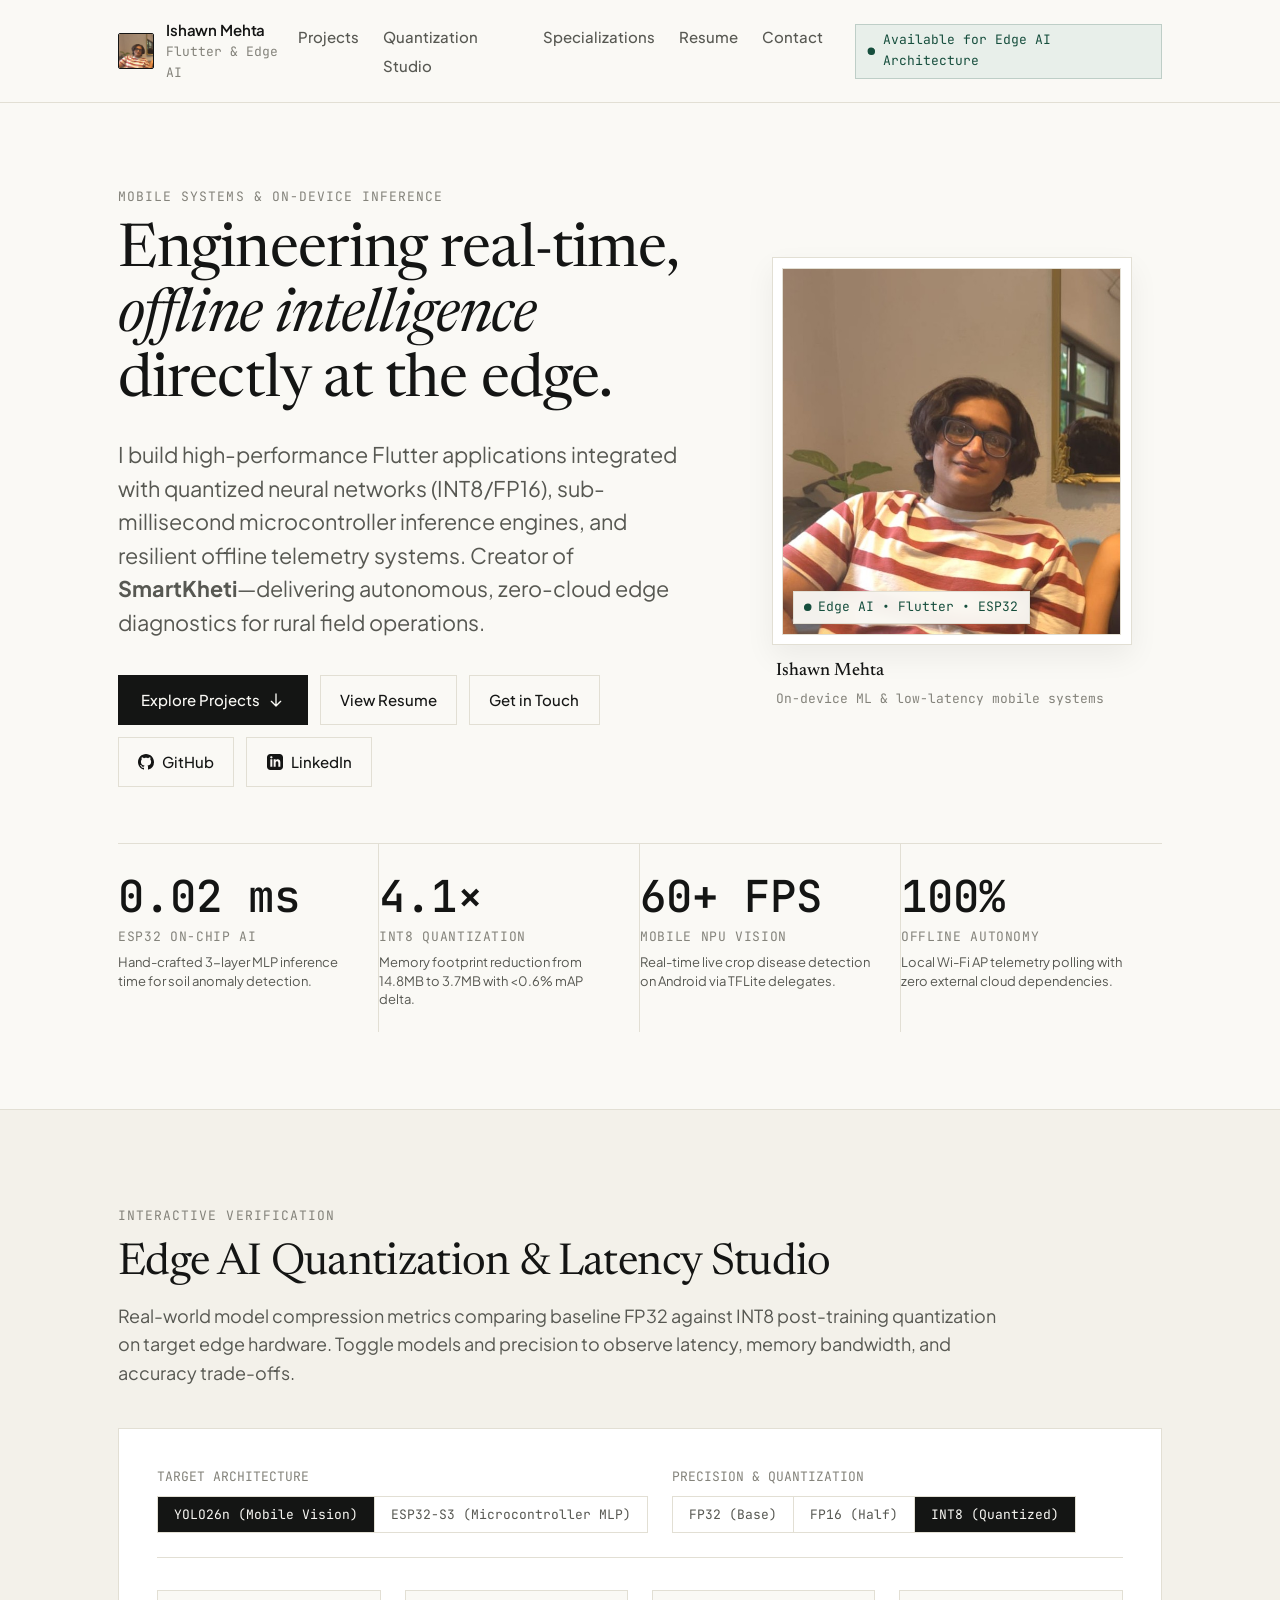
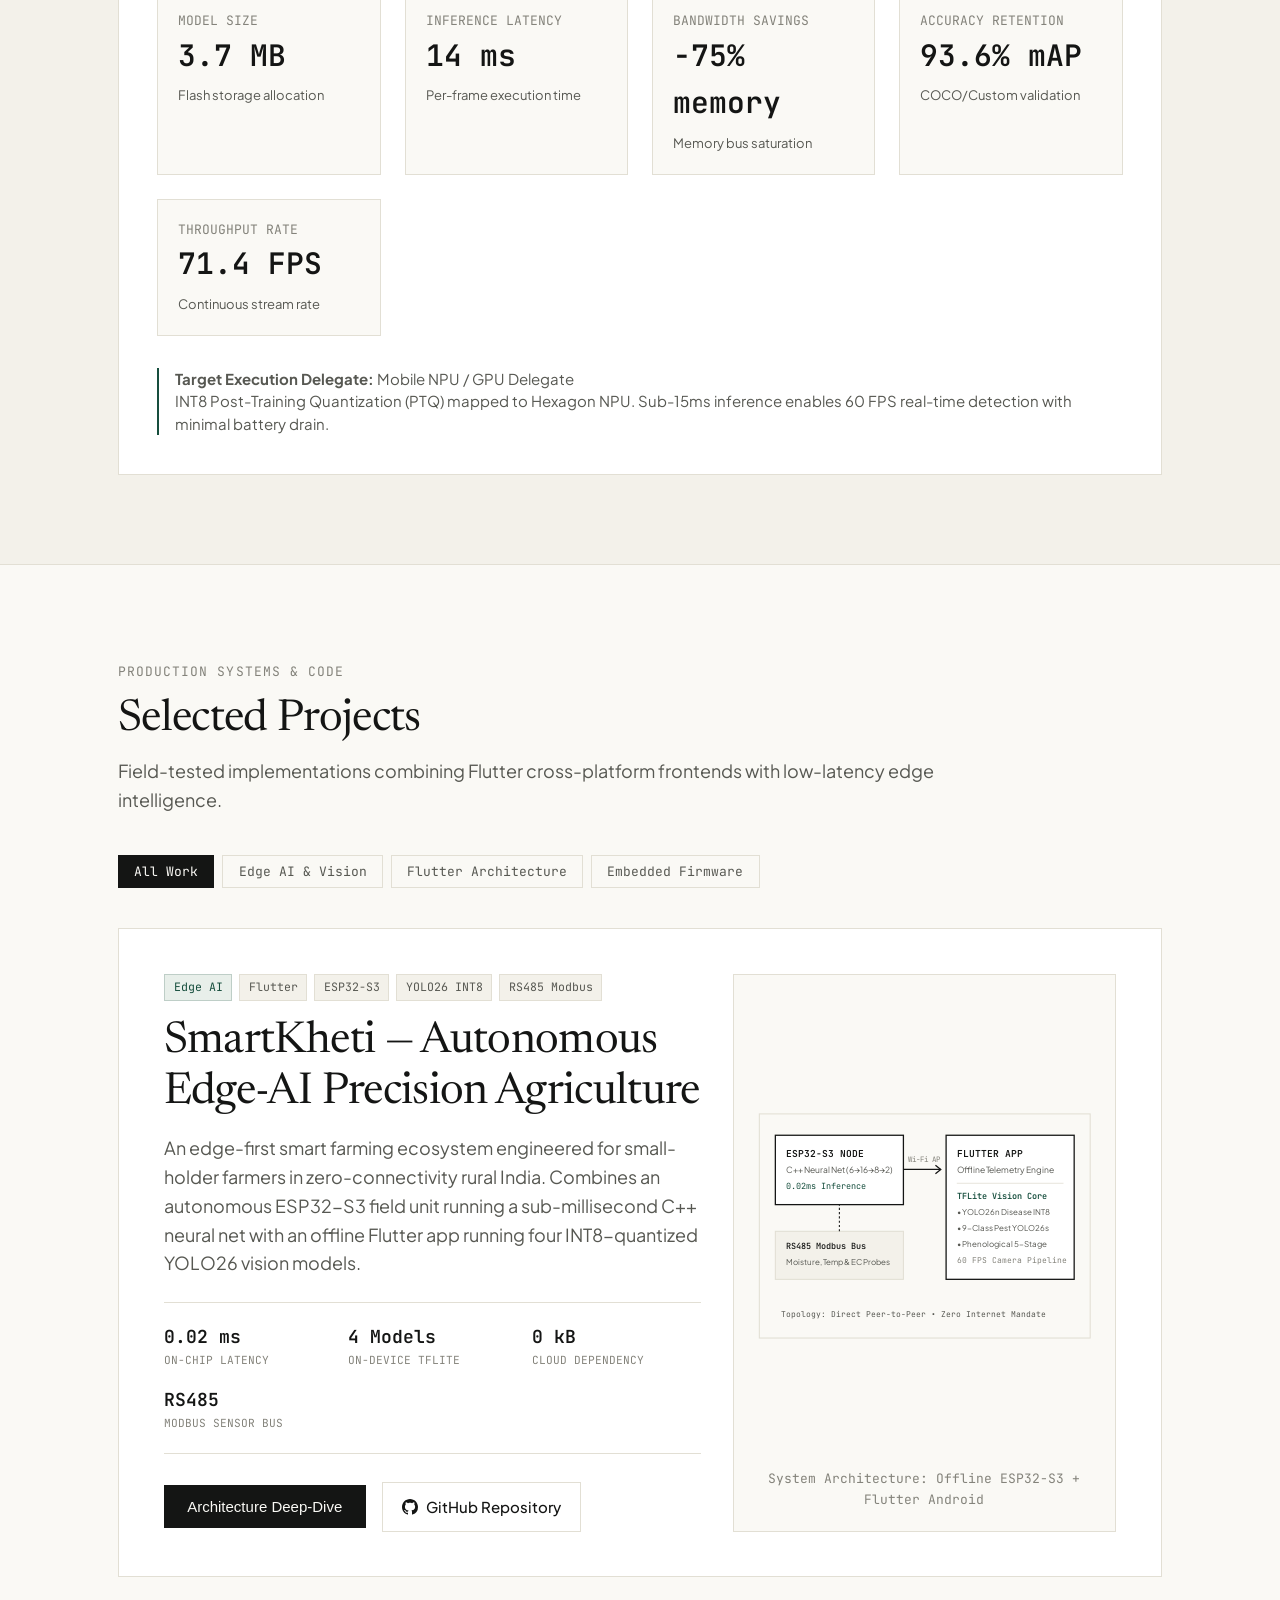
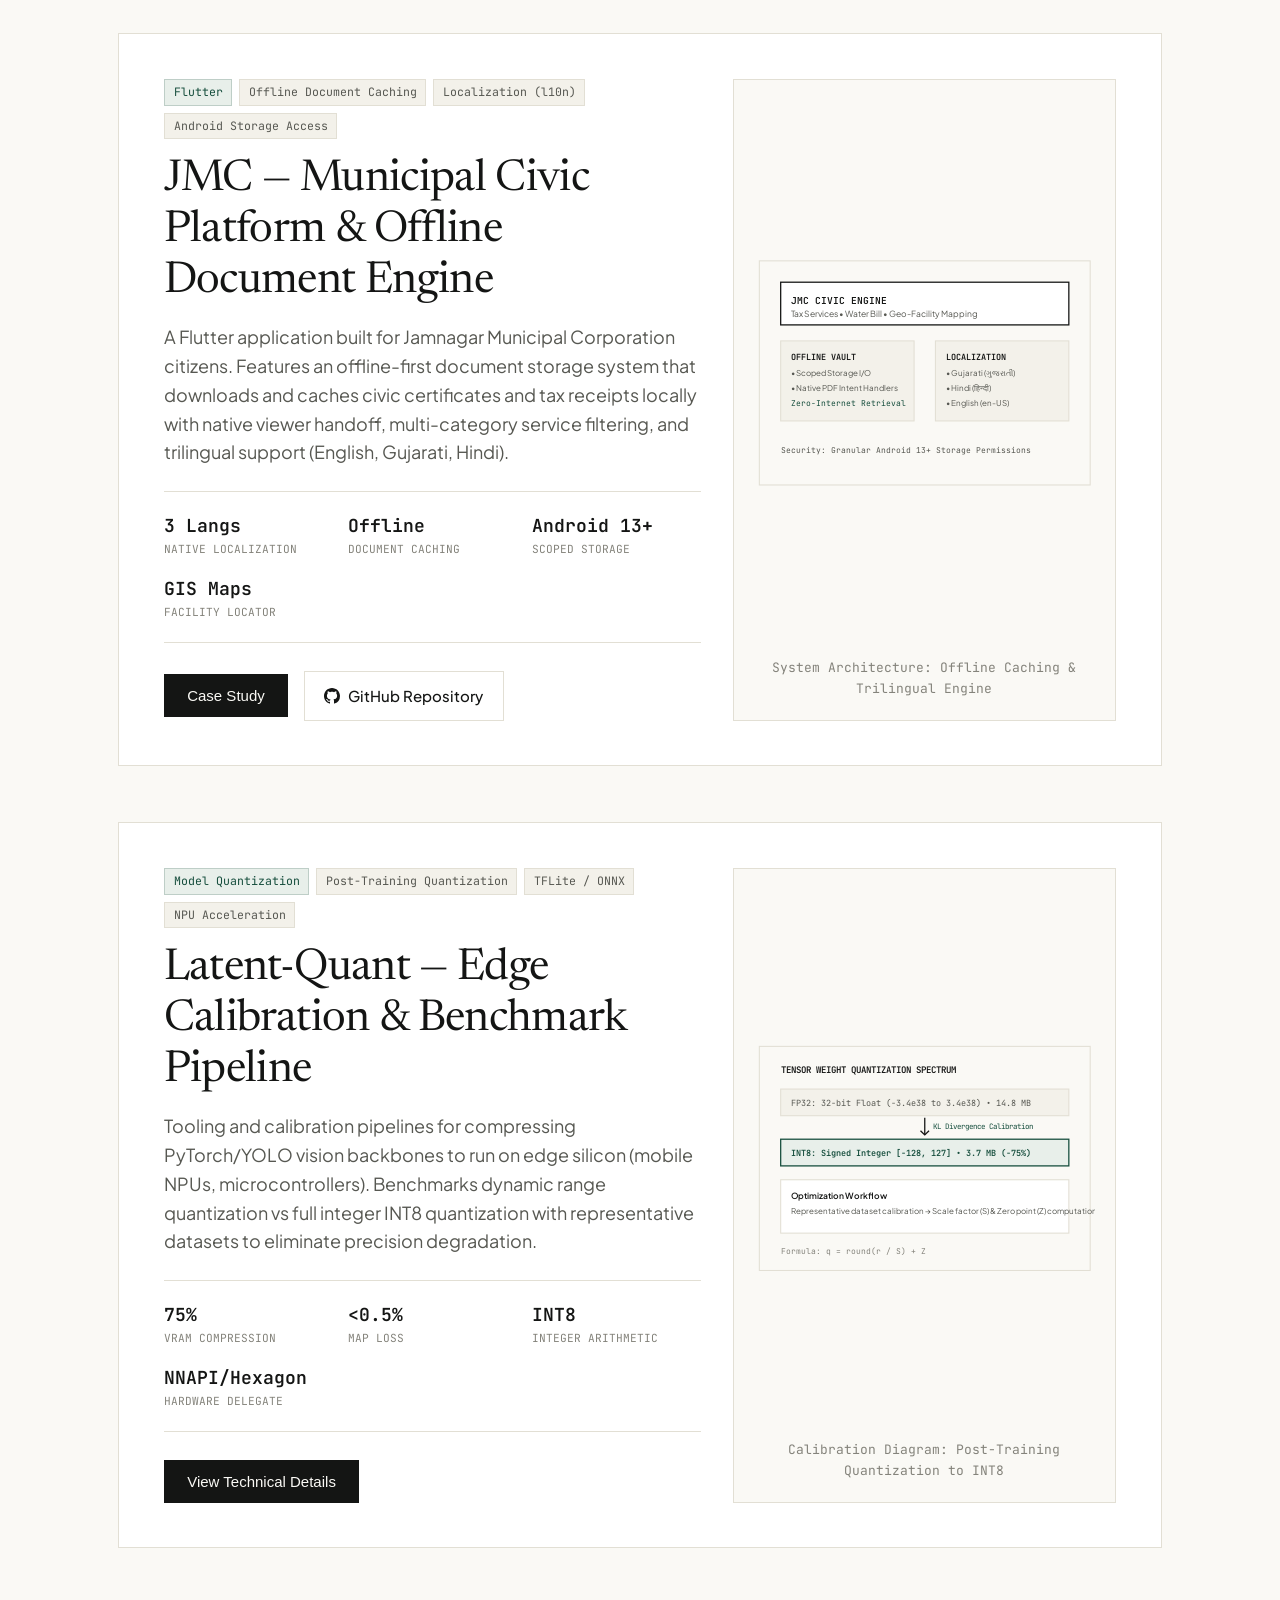
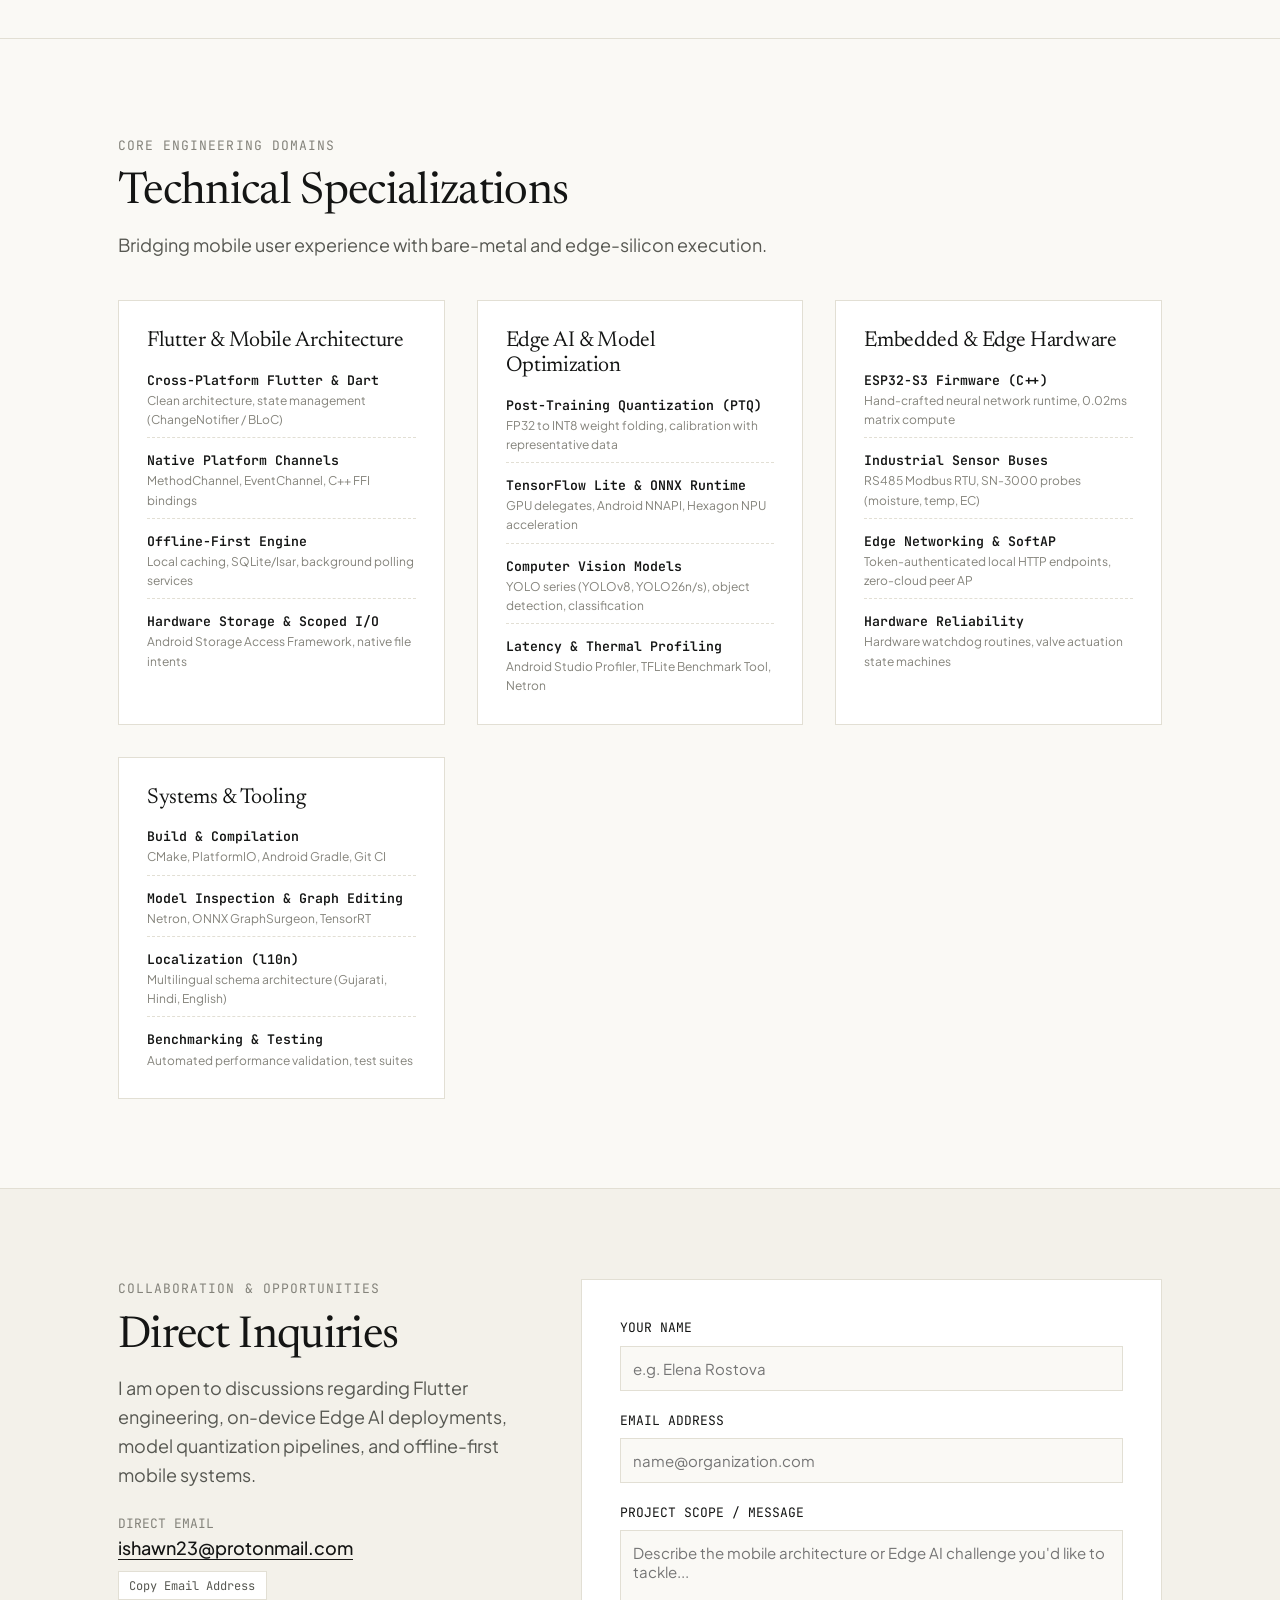
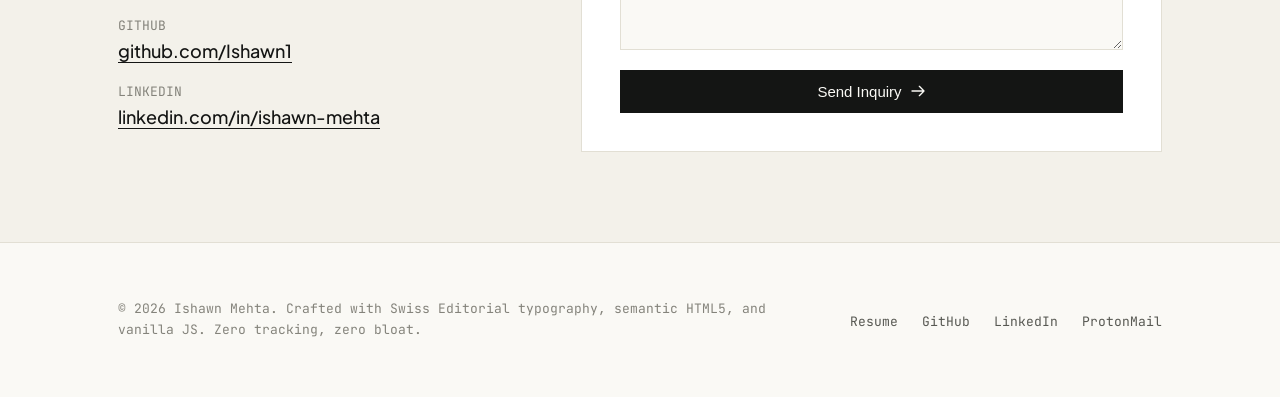
<file: index.html>
<!DOCTYPE html>
<html lang="en">
<head>
  <meta charset="UTF-8">
  <meta name="viewport" content="width=device-width, initial-scale=1.0">
  <title>Ishawn Mehta — Flutter Developer &amp; Edge AI Systems Engineer</title>
  <meta name="description" content="Portfolio of Ishawn Mehta. Specializing in Flutter mobile architecture, Edge AI model quantization (INT8/FP16), sub-millisecond on-device inference, and offline IoT systems.">
  
  <!-- Open Graph / Meta -->
  <meta property="og:type" content="website">
  <meta property="og:title" content="Ishawn Mehta — Flutter &amp; Edge AI Systems Engineer">
  <meta property="og:description" content="Sub-millisecond on-device inference, INT8 quantization, and offline autonomous Flutter architectures.">
  <meta property="og:url" content="https://github.com/Ishawn1">

  <!-- JSON-LD Structured Data -->
  <script type="application/ld+json">
  {
    "@context": "https://schema.org",
    "@type": "Person",
    "name": "Ishawn Mehta",
    "jobTitle": "Flutter & Edge AI Systems Engineer",
    "url": "https://github.com/Ishawn1",
    "email": "mailto:ishawn23@protonmail.com",
    "sameAs": [
      "https://github.com/Ishawn1",
      "https://www.linkedin.com/in/ishawn-mehta/"
    ],
    "knowsAbout": [
      "Flutter",
      "Dart",
      "Edge AI",
      "Model Quantization",
      "TensorFlow Lite",
      "ONNX Runtime",
      "ESP32-S3",
      "Computer Vision"
    ]
  }
  </script>

  <!-- Typography: Newsreader (Editorial Serif) & Plus Jakarta Sans & JetBrains Mono -->
  <link rel="preconnect" href="https://fonts.googleapis.com">
  <link rel="preconnect" href="https://fonts.gstatic.com" crossorigin>
  <link href="https://fonts.googleapis.com/css2?family=JetBrains+Mono:wght@400;500;600&family=Newsreader:ital,opsz,wght@0,6..72,400;0,6..72,500;1,6..72,400&family=Plus+Jakarta+Sans:wght@400;500;600;700&display=swap" rel="stylesheet">
  
  <link rel="stylesheet" href="styles.css?v=1.2">
</head>
<body>

  <!-- Site Navigation -->
  <header class="site-header" role="banner">
    <div class="container header-inner">
      <a href="#top" class="brand-monogram" aria-label="Ishawn Mehta Home">
        <img src="profile.jpg" alt="Ishawn Mehta" class="header-avatar" width="36" height="36" loading="eager" decoding="async">
        <div class="brand-meta">
          <span class="brand-name">Ishawn Mehta</span>
          <span class="brand-role">Flutter &amp; Edge AI</span>
        </div>
      </a>

      <div class="nav-cluster">
        <nav aria-label="Main Navigation">
          <ul class="nav-links">
            <li><a href="#projects" class="nav-link">Projects</a></li>
            <li><a href="#benchmarks" class="nav-link">Quantization Studio</a></li>
            <li><a href="#specialization" class="nav-link">Specializations</a></li>
            <li><a href="resume.html" class="nav-link">Resume</a></li>
            <li><a href="#contact" class="nav-link">Contact</a></li>
          </ul>
        </nav>

        <div class="status-badge" title="Open to high-impact mobile and edge intelligence roles">
          <span class="pulse-dot" aria-hidden="true"></span>
          <span>Available for Edge AI Architecture</span>
        </div>
      </div>
    </div>
  </header>

  <main id="top" role="main">
    
    <!-- Hero Section -->
    <section class="hero-section" aria-labelledby="hero-title">
      <div class="container hero-editorial-grid">
        <div class="hero-text-col">
          <span class="eyebrow">Mobile Systems &amp; On-Device Inference</span>
          <h1 id="hero-title" class="hero-headline">
            Engineering real-time, <em>offline intelligence</em> directly at the edge.
          </h1>
          <p class="hero-lead">
            I build high-performance Flutter applications integrated with quantized neural networks (INT8/FP16), sub-millisecond microcontroller inference engines, and resilient offline telemetry systems. Creator of <strong>SmartKheti</strong>—delivering autonomous, zero-cloud edge diagnostics for rural field operations.
          </p>

          <div class="hero-actions">
            <a href="#projects" class="btn-primary">
              <span>Explore Projects</span>
              <svg class="btn-icon" fill="none" stroke="currentColor" viewBox="0 0 24 24" aria-hidden="true">
                <path stroke-linecap="round" stroke-linejoin="round" stroke-width="2" d="M19 14l-7 7m0 0l-7-7m7 7V3"></path>
              </svg>
            </a>
            <a href="resume.html" class="btn-secondary">
              <span>View Resume</span>
            </a>
            <a href="#contact" class="btn-secondary">Get in Touch</a>
            <a href="https://github.com/Ishawn1" target="_blank" rel="noopener noreferrer" class="btn-secondary" aria-label="GitHub Profile (opens in new tab)">
              <svg class="btn-icon" fill="currentColor" viewBox="0 0 24 24" aria-hidden="true">
                <path d="M12 0C5.37 0 0 5.37 0 12c0 5.31 3.435 9.795 8.205 11.385.6.105.825-.255.825-.57 0-.285-.015-1.23-.015-2.235-3.015.555-3.795-.735-4.035-1.41-.135-.345-.72-1.41-1.23-1.695-.42-.225-1.02-.78-.015-.795.945-.015 1.62.87 1.845 1.23 1.08 1.815 2.805 1.305 3.495.99.105-.78.42-1.305.765-1.605-2.67-.3-5.46-1.335-5.46-5.925 0-1.305.465-2.385 1.23-3.225-.12-.3-.54-1.53.12-3.18 0 0 1.005-.315 3.3 1.23.96-.27 1.98-.405 3-.405s2.04.135 3 .405c2.295-1.56 3.3-1.23 3.3-1.23.66 1.65.24 2.88.12 3.18.765.84 1.23 1.905 1.23 3.225 0 4.605-2.805 5.625-5.475 5.925.435.375.81 1.095.81 2.22 0 1.605-.015 2.895-.015 3.3 0 .315.225.69.825.57A12.02 12.02 0 0024 12c0-6.63-5.37-12-12-12z"/>
              </svg>
              <span>GitHub</span>
            </a>
            <a href="https://www.linkedin.com/in/ishawn-mehta/" target="_blank" rel="noopener noreferrer" class="btn-secondary" aria-label="LinkedIn Profile (opens in new tab)">
              <svg class="btn-icon" fill="currentColor" viewBox="0 0 24 24" aria-hidden="true">
                <path d="M19 0h-14c-2.761 0-5 2.239-5 5v14c0 2.761 2.239 5 5 5h14c2.762 0 5-2.239 5-5v-14c0-2.761-2.238-5-5-5zm-11 19h-3v-11h3v11zm-1.5-12.268c-.966 0-1.75-.79-1.75-1.764s.784-1.764 1.75-1.764 1.75.79 1.75 1.764-.783 1.764-1.75 1.764zm13.5 12.268h-3v-5.604c0-3.368-4-3.113-4 0v5.604h-3v-11h3v1.765c1.396-2.586 7-2.777 7 2.476v6.759z"/>
              </svg>
              <span>LinkedIn</span>
            </a>
          </div>
        </div>

        <!-- Hero Portrait Column -->
        <div class="hero-portrait-col">
          <div class="hero-portrait-card">
            <div class="portrait-frame">
              <img src="profile.jpg" alt="Ishawn Mehta — Flutter Developer &amp; Edge AI Systems Engineer" width="644" height="698" class="portrait-img" fetchpriority="high" decoding="async">
              <div class="portrait-badge">
                <span class="pulse-dot" aria-hidden="true"></span>
                <span>Edge AI • Flutter • ESP32</span>
              </div>
            </div>
            <div class="portrait-caption">
              <span class="caption-name">Ishawn Mehta</span>
              <span class="caption-desc">On-device ML &amp; low-latency mobile systems</span>
            </div>
          </div>
        </div>
      </div>

      <div class="container">
        <!-- Engineering Metrics Ribbon -->
        <div class="metrics-ribbon" role="region" aria-label="Engineering Performance Highlights">
          <div class="metric-cell">
            <div class="metric-value">0.02 ms</div>
            <div class="metric-label">ESP32 On-Chip AI</div>
            <div class="metric-desc">Hand-crafted 3-layer MLP inference time for soil anomaly detection.</div>
          </div>
          <div class="metric-cell">
            <div class="metric-value">4.1&times;</div>
            <div class="metric-label">INT8 Quantization</div>
            <div class="metric-desc">Memory footprint reduction from 14.8MB to 3.7MB with &lt;0.6% mAP delta.</div>
          </div>
          <div class="metric-cell">
            <div class="metric-value">60+ FPS</div>
            <div class="metric-label">Mobile NPU Vision</div>
            <div class="metric-desc">Real-time live crop disease detection on Android via TFLite delegates.</div>
          </div>
          <div class="metric-cell">
            <div class="metric-value">100%</div>
            <div class="metric-label">Offline Autonomy</div>
            <div class="metric-desc">Local Wi-Fi AP telemetry polling with zero external cloud dependencies.</div>
          </div>
        </div>
      </div>
    </section>

    <!-- Interactive Quantization & Latency Benchmark Studio -->
    <section id="benchmarks" class="benchmark-section" aria-labelledby="benchmarks-title">
      <div class="container">
        <div class="section-header">
          <span class="eyebrow">Interactive Verification</span>
          <h2 id="benchmarks-title" class="section-title">Edge AI Quantization &amp; Latency Studio</h2>
          <p>
            Real-world model compression metrics comparing baseline FP32 against INT8 post-training quantization on target edge hardware. Toggle models and precision to observe latency, memory bandwidth, and accuracy trade-offs.
          </p>
        </div>

        <div class="benchmark-card">
          <div class="benchmark-controls">
            <div class="control-group">
              <span class="control-label">Target Architecture</span>
              <div class="control-options" role="group" aria-label="Select Target Architecture">
                <button type="button" class="ctrl-btn active" data-bench-model="smartkheti-yolo">
                  YOLO26n (Mobile Vision)
                </button>
                <button type="button" class="ctrl-btn" data-bench-model="esp32-mlp">
                  ESP32-S3 (Microcontroller MLP)
                </button>
              </div>
            </div>

            <div class="control-group">
              <span class="control-label">Precision &amp; Quantization</span>
              <div class="control-options" role="group" aria-label="Select Precision Level">
                <button type="button" class="ctrl-btn" data-bench-precision="fp32">FP32 (Base)</button>
                <button type="button" class="ctrl-btn" data-bench-precision="fp16">FP16 (Half)</button>
                <button type="button" class="ctrl-btn active" data-bench-precision="int8">INT8 (Quantized)</button>
              </div>
            </div>
          </div>

          <div class="benchmark-results-grid" aria-live="polite">
            <div class="bench-metric-box">
              <div class="bench-metric-title">Model Size</div>
              <div id="bench-size" class="bench-metric-val">3.7 MB</div>
              <div class="bench-metric-note">Flash storage allocation</div>
            </div>

            <div class="bench-metric-box">
              <div class="bench-metric-title">Inference Latency</div>
              <div id="bench-latency" class="bench-metric-val">14 ms</div>
              <div class="bench-metric-note">Per-frame execution time</div>
            </div>

            <div class="bench-metric-box">
              <div class="bench-metric-title">Bandwidth Savings</div>
              <div id="bench-bandwidth" class="bench-metric-val">-75% memory</div>
              <div class="bench-metric-note">Memory bus saturation</div>
            </div>

            <div class="bench-metric-box">
              <div class="bench-metric-title">Accuracy Retention</div>
              <div id="bench-accuracy" class="bench-metric-val">93.6% mAP</div>
              <div class="bench-metric-note">COCO/Custom validation</div>
            </div>

            <div class="bench-metric-box">
              <div class="bench-metric-title">Throughput Rate</div>
              <div id="bench-fps" class="bench-metric-val">71.4 FPS</div>
              <div class="bench-metric-note">Continuous stream rate</div>
            </div>
          </div>

          <div class="benchmark-annotation">
            <strong>Target Execution Delegate:</strong> <span id="bench-target">Hexagon NPU / TFLite Delegate</span><br>
            <span id="bench-note">INT8 Post-Training Quantization (PTQ) mapped to Hexagon NPU. Sub-15ms inference enables 60 FPS real-time detection with minimal battery drain.</span>
          </div>
        </div>
      </div>
    </section>

    <!-- Curated Featured Projects -->
    <section id="projects" class="projects-section" aria-labelledby="projects-title">
      <div class="container">
        <div class="section-header">
          <span class="eyebrow">Production Systems &amp; Code</span>
          <h2 id="projects-title" class="section-title">Selected Projects</h2>
          <p>
            Field-tested implementations combining Flutter cross-platform frontends with low-latency edge intelligence.
          </p>
        </div>

        <!-- Filter Controls -->
        <div class="filter-bar" role="toolbar" aria-label="Project category filter">
          <button type="button" class="filter-btn active" data-filter="all" aria-pressed="true">All Work</button>
          <button type="button" class="filter-btn" data-filter="edge-ai" aria-pressed="false">Edge AI &amp; Vision</button>
          <button type="button" class="filter-btn" data-filter="flutter" aria-pressed="false">Flutter Architecture</button>
          <button type="button" class="filter-btn" data-filter="embedded" aria-pressed="false">Embedded Firmware</button>
        </div>

        <div id="filter-status" class="sr-only" aria-live="polite">Showing 3 projects</div>

        <div class="projects-list">
          
          <!-- PROJECT 1: SmartKheti -->
          <article class="project-card" data-category="edge-ai flutter embedded">
            <div class="project-details">
              <div class="project-tags">
                <span class="tag accent">Edge AI</span>
                <span class="tag">Flutter</span>
                <span class="tag">ESP32-S3</span>
                <span class="tag">YOLO26 INT8</span>
                <span class="tag">RS485 Modbus</span>
              </div>

              <h3 class="project-name">SmartKheti — Autonomous Edge-AI Precision Agriculture</h3>
              
              <p class="project-lead">
                An edge-first smart farming ecosystem engineered for small-holder farmers in zero-connectivity rural India. Combines an autonomous ESP32-S3 field unit running a sub-millisecond C++ neural net with an offline Flutter app running four INT8-quantized YOLO26 vision models.
              </p>

              <div class="project-specs">
                <div class="spec-item">
                  <span class="spec-val">0.02 ms</span>
                  <span class="spec-label">On-Chip Latency</span>
                </div>
                <div class="spec-item">
                  <span class="spec-val">4 Models</span>
                  <span class="spec-label">On-Device TFLite</span>
                </div>
                <div class="spec-item">
                  <span class="spec-val">0 kB</span>
                  <span class="spec-label">Cloud Dependency</span>
                </div>
                <div class="spec-item">
                  <span class="spec-val">RS485</span>
                  <span class="spec-label">Modbus Sensor Bus</span>
                </div>
              </div>

              <div class="project-actions">
                <button type="button" class="btn-primary" data-open-dialog="dialog-smartkheti">
                  <span>Architecture Deep-Dive</span>
                </button>
                <a href="https://github.com/Ishawn1/Latent-Protocol" target="_blank" rel="noopener noreferrer" class="btn-secondary" aria-label="View SmartKheti source code on GitHub (opens in new tab)">
                  <svg class="btn-icon" fill="currentColor" viewBox="0 0 24 24" aria-hidden="true">
                    <path d="M12 0C5.37 0 0 5.37 0 12c0 5.31 3.435 9.795 8.205 11.385.6.105.825-.255.825-.57 0-.285-.015-1.23-.015-2.235-3.015.555-3.795-.735-4.035-1.41-.135-.345-.72-1.41-1.23-1.695-.42-.225-1.02-.78-.015-.795.945-.015 1.62.87 1.845 1.23 1.08 1.815 2.805 1.305 3.495.99.105-.78.42-1.305.765-1.605-2.67-.3-5.46-1.335-5.46-5.925 0-1.305.465-2.385 1.23-3.225-.12-.3-.54-1.53.12-3.18 0 0 1.005-.315 3.3 1.23.96-.27 1.98-.405 3-.405s2.04.135 3 .405c2.295-1.56 3.3-1.23 3.3-1.23.66 1.65.24 2.88.12 3.18.765.84 1.23 1.905 1.23 3.225 0 4.605-2.805 5.625-5.475 5.925.435.375.81 1.095.81 2.22 0 1.605-.015 2.895-.015 3.3 0 .315.225.69.825.57A12.02 12.02 0 0024 12c0-6.63-5.37-12-12-12z"/>
                  </svg>
                  <span>GitHub Repository</span>
                </a>
              </div>
            </div>

            <!-- Architectural Blueprint Widget -->
            <div class="project-schematic" aria-hidden="true">
              <svg viewBox="0 0 320 220" width="100%" height="auto" style="display:block;">
                <rect x="5" y="5" width="310" height="210" fill="#FAF9F5" stroke="#E2DFD4" stroke-width="1"/>
                
                <!-- ESP32 Node -->
                <rect x="20" y="25" width="120" height="65" fill="#FFFFFF" stroke="#141514" stroke-width="1.2"/>
                <text x="30" y="45" font-family="'JetBrains Mono', monospace" font-size="9" font-weight="600" fill="#141514">ESP32-S3 NODE</text>
                <text x="30" y="60" font-family="'Plus Jakarta Sans', sans-serif" font-size="8" fill="#575852">C++ Neural Net (6→16→8→2)</text>
                <text x="30" y="75" font-family="'JetBrains Mono', monospace" font-size="8" fill="#164E3D">0.02ms Inference</text>

                <!-- RS485 Sensors -->
                <rect x="20" y="115" width="120" height="45" fill="#F3F1EA" stroke="#E2DFD4" stroke-width="1"/>
                <text x="30" y="132" font-family="'JetBrains Mono', monospace" font-size="8" font-weight="500" fill="#141514">RS485 Modbus Bus</text>
                <text x="30" y="147" font-family="'Plus Jakarta Sans', sans-serif" font-size="7.5" fill="#575852">Moisture, Temp &amp; EC Probes</text>

                <!-- Data Path Arrow 1 -->
                <line x1="80" y1="115" x2="80" y2="90" stroke="#141514" stroke-width="1" stroke-dasharray="2 2"/>

                <!-- Wi-Fi AP Line -->
                <line x1="140" y1="57" x2="175" y2="57" stroke="#141514" stroke-width="1.2"/>
                <polyline points="170,53 175,57 170,61" fill="none" stroke="#141514" stroke-width="1.2"/>
                <text x="144" y="50" font-family="'JetBrains Mono', monospace" font-size="7" fill="#84837B">Wi-Fi AP</text>

                <!-- Flutter Android App -->
                <rect x="180" y="25" width="120" height="135" fill="#FFFFFF" stroke="#141514" stroke-width="1.2"/>
                <text x="190" y="45" font-family="'JetBrains Mono', monospace" font-size="9" font-weight="600" fill="#141514">FLUTTER APP</text>
                <text x="190" y="60" font-family="'Plus Jakarta Sans', sans-serif" font-size="8" fill="#575852">Offline Telemetry Engine</text>
                <line x1="190" y1="70" x2="290" y2="70" stroke="#E2DFD4" stroke-width="0.8"/>
                <text x="190" y="85" font-family="'JetBrains Mono', monospace" font-size="8" font-weight="600" fill="#164E3D">TFLite Vision Core</text>
                <text x="190" y="100" font-family="'Plus Jakarta Sans', sans-serif" font-size="7.5" fill="#575852">• YOLO26n Disease INT8</text>
                <text x="190" y="115" font-family="'Plus Jakarta Sans', sans-serif" font-size="7.5" fill="#575852">• 9-Class Pest YOLO26s</text>
                <text x="190" y="130" font-family="'Plus Jakarta Sans', sans-serif" font-size="7.5" fill="#575852">• Phenological 5-Stage</text>
                <text x="190" y="145" font-family="'JetBrains Mono', monospace" font-size="7.5" fill="#84837B">60 FPS Camera Pipeline</text>

                <!-- Ground Truth Footer -->
                <text x="25" y="195" font-family="'JetBrains Mono', monospace" font-size="7.5" fill="#575852">Topology: Direct Peer-to-Peer • Zero Internet Mandate</text>
              </svg>
              <span class="schematic-caption">System Architecture: Offline ESP32-S3 + Flutter Android</span>
            </div>
          </article>

          <!-- PROJECT 2: JMC App -->
          <article class="project-card" data-category="flutter">
            <div class="project-details">
              <div class="project-tags">
                <span class="tag accent">Flutter</span>
                <span class="tag">Offline Document Caching</span>
                <span class="tag">Localization (l10n)</span>
                <span class="tag">Android Storage Access</span>
              </div>

              <h3 class="project-name">JMC — Municipal Civic Platform &amp; Offline Document Engine</h3>
              
              <p class="project-lead">
                A Flutter application built for Jamnagar Municipal Corporation citizens. Features an offline-first document storage system that downloads and caches civic certificates and tax receipts locally with native viewer handoff, multi-category service filtering, and trilingual support (English, Gujarati, Hindi).
              </p>

              <div class="project-specs">
                <div class="spec-item">
                  <span class="spec-val">3 Langs</span>
                  <span class="spec-label">Native Localization</span>
                </div>
                <div class="spec-item">
                  <span class="spec-val">Offline</span>
                  <span class="spec-label">Document Caching</span>
                </div>
                <div class="spec-item">
                  <span class="spec-val">Android 13+</span>
                  <span class="spec-label">Scoped Storage</span>
                </div>
                <div class="spec-item">
                  <span class="spec-val">GIS Maps</span>
                  <span class="spec-label">Facility Locator</span>
                </div>
              </div>

              <div class="project-actions">
                <button type="button" class="btn-primary" data-open-dialog="dialog-jmc">
                  <span>Case Study</span>
                </button>
                <a href="https://github.com/Ishawn1/jmc" target="_blank" rel="noopener noreferrer" class="btn-secondary" aria-label="View JMC source code on GitHub (opens in new tab)">
                  <svg class="btn-icon" fill="currentColor" viewBox="0 0 24 24" aria-hidden="true">
                    <path d="M12 0C5.37 0 0 5.37 0 12c0 5.31 3.435 9.795 8.205 11.385.6.105.825-.255.825-.57 0-.285-.015-1.23-.015-2.235-3.015.555-3.795-.735-4.035-1.41-.135-.345-.72-1.41-1.23-1.695-.42-.225-1.02-.78-.015-.795.945-.015 1.62.87 1.845 1.23 1.08 1.815 2.805 1.305 3.495.99.105-.78.42-1.305.765-1.605-2.67-.3-5.46-1.335-5.46-5.925 0-1.305.465-2.385 1.23-3.225-.12-.3-.54-1.53.12-3.18 0 0 1.005-.315 3.3 1.23.96-.27 1.98-.405 3-.405s2.04.135 3 .405c2.295-1.56 3.3-1.23 3.3-1.23.66 1.65.24 2.88.12 3.18.765.84 1.23 1.905 1.23 3.225 0 4.605-2.805 5.625-5.475 5.925.435.375.81 1.095.81 2.22 0 1.605-.015 2.895-.015 3.3 0 .315.225.69.825.57A12.02 12.02 0 0024 12c0-6.63-5.37-12-12-12z"/>
                  </svg>
                  <span>GitHub Repository</span>
                </a>
              </div>
            </div>

            <!-- JMC Visual Feature Panel -->
            <div class="project-schematic" aria-hidden="true">
              <svg viewBox="0 0 320 220" width="100%" height="auto" style="display:block;">
                <rect x="5" y="5" width="310" height="210" fill="#FAF9F5" stroke="#E2DFD4" stroke-width="1"/>
                
                <rect x="25" y="25" width="270" height="40" fill="#FFFFFF" stroke="#141514" stroke-width="1.2"/>
                <text x="35" y="45" font-family="'JetBrains Mono', monospace" font-size="9" font-weight="600" fill="#141514">JMC CIVIC ENGINE</text>
                <text x="35" y="58" font-family="'Plus Jakarta Sans', sans-serif" font-size="8" fill="#575852">Tax Services • Water Bill • Geo-Facility Mapping</text>

                <!-- Document Download Pipeline -->
                <rect x="25" y="80" width="125" height="75" fill="#F3F1EA" stroke="#E2DFD4" stroke-width="1"/>
                <text x="35" y="98" font-family="'JetBrains Mono', monospace" font-size="8" font-weight="600" fill="#141514">OFFLINE VAULT</text>
                <text x="35" y="113" font-family="'Plus Jakarta Sans', sans-serif" font-size="7.5" fill="#575852">• Scoped Storage I/O</text>
                <text x="35" y="127" font-family="'Plus Jakarta Sans', sans-serif" font-size="7.5" fill="#575852">• Native PDF Intent Handlers</text>
                <text x="35" y="141" font-family="'JetBrains Mono', monospace" font-size="7.5" fill="#164E3D">Zero-Internet Retrieval</text>

                <rect x="170" y="80" width="125" height="75" fill="#F3F1EA" stroke="#E2DFD4" stroke-width="1"/>
                <text x="180" y="98" font-family="'JetBrains Mono', monospace" font-size="8" font-weight="600" fill="#141514">LOCALIZATION</text>
                <text x="180" y="113" font-family="'Plus Jakarta Sans', sans-serif" font-size="7.5" fill="#575852">• Gujarati (ગુજરાતી)</text>
                <text x="180" y="127" font-family="'Plus Jakarta Sans', sans-serif" font-size="7.5" fill="#575852">• Hindi (हिन्दी)</text>
                <text x="180" y="141" font-family="'Plus Jakarta Sans', sans-serif" font-size="7.5" fill="#575852">• English (en-US)</text>

                <text x="25" y="185" font-family="'JetBrains Mono', monospace" font-size="7.5" fill="#575852">Security: Granular Android 13+ Storage Permissions</text>
              </svg>
              <span class="schematic-caption">System Architecture: Offline Caching &amp; Trilingual Engine</span>
            </div>
          </article>

          <!-- PROJECT 3: Edge Quantization & Calibration Pipeline -->
          <article class="project-card" data-category="edge-ai">
            <div class="project-details">
              <div class="project-tags">
                <span class="tag accent">Model Quantization</span>
                <span class="tag">Post-Training Quantization</span>
                <span class="tag">TFLite / ONNX</span>
                <span class="tag">NPU Acceleration</span>
              </div>

              <h3 class="project-name">Latent-Quant — Edge Calibration &amp; Benchmark Pipeline</h3>
              
              <p class="project-lead">
                Tooling and calibration pipelines for compressing PyTorch/YOLO vision backbones to run on edge silicon (mobile NPUs, microcontrollers). Benchmarks dynamic range quantization vs full integer INT8 quantization with representative datasets to eliminate precision degradation.
              </p>

              <div class="project-specs">
                <div class="spec-item">
                  <span class="spec-val">75%</span>
                  <span class="spec-label">VRAM Compression</span>
                </div>
                <div class="spec-item">
                  <span class="spec-val">&lt;0.5%</span>
                  <span class="spec-label">mAP Loss</span>
                </div>
                <div class="spec-item">
                  <span class="spec-val">INT8</span>
                  <span class="spec-label">Integer Arithmetic</span>
                </div>
                <div class="spec-item">
                  <span class="spec-val">NNAPI/Hexagon</span>
                  <span class="spec-label">Hardware Delegate</span>
                </div>
              </div>

              <div class="project-actions">
                <button type="button" class="btn-primary" data-open-dialog="dialog-quant">
                  <span>View Technical Details</span>
                </button>
              </div>
            </div>

            <!-- Quantization Calibration Visual -->
            <div class="project-schematic" aria-hidden="true">
              <svg viewBox="0 0 320 220" width="100%" height="auto" style="display:block;">
                <rect x="5" y="5" width="310" height="210" fill="#FAF9F5" stroke="#E2DFD4" stroke-width="1"/>
                
                <text x="25" y="30" font-family="'JetBrains Mono', monospace" font-size="8.5" font-weight="600" fill="#141514">TENSOR WEIGHT QUANTIZATION SPECTRUM</text>
                
                <!-- FP32 Distribution -->
                <rect x="25" y="45" width="270" height="25" fill="#F3F1EA" stroke="#E2DFD4" stroke-width="1"/>
                <text x="35" y="61" font-family="'JetBrains Mono', monospace" font-size="8" fill="#575852">FP32: 32-bit Float (-3.4e38 to 3.4e38) • 14.8 MB</text>

                <!-- Mapping Arrow -->
                <line x1="160" y1="72" x2="160" y2="88" stroke="#141514" stroke-width="1.2"/>
                <polyline points="156,84 160,88 164,84" fill="none" stroke="#141514" stroke-width="1.2"/>
                <text x="168" y="82" font-family="'JetBrains Mono', monospace" font-size="7" fill="#164E3D">KL Divergence Calibration</text>

                <!-- INT8 Quantized Grid -->
                <rect x="25" y="92" width="270" height="25" fill="#E8EFEA" stroke="#164E3D" stroke-width="1.2"/>
                <text x="35" y="108" font-family="'JetBrains Mono', monospace" font-size="8" font-weight="600" fill="#164E3D">INT8: Signed Integer [-128, 127] • 3.7 MB (-75%)</text>

                <rect x="25" y="130" width="270" height="50" fill="#FFFFFF" stroke="#E2DFD4" stroke-width="1"/>
                <text x="35" y="148" font-family="'Plus Jakarta Sans', sans-serif" font-size="8" font-weight="600" fill="#141514">Optimization Workflow</text>
                <text x="35" y="162" font-family="'Plus Jakarta Sans', sans-serif" font-size="7.5" fill="#575852">Representative dataset calibration → Scale factor (S) &amp; Zero point (Z) computation → TensorRT / TFLite engine compilation</text>
                
                <text x="25" y="200" font-family="'JetBrains Mono', monospace" font-size="7.5" fill="#84837B">Formula: q = round(r / S) + Z</text>
              </svg>
              <span class="schematic-caption">Calibration Diagram: Post-Training Quantization to INT8</span>
            </div>
          </article>

        </div>
      </div>
    </section>

    <!-- Technical Specializations Matrix -->
    <section id="specialization" class="skills-section" aria-labelledby="skills-title">
      <div class="container">
        <div class="section-header">
          <span class="eyebrow">Core Engineering Domains</span>
          <h2 id="skills-title" class="section-title">Technical Specializations</h2>
          <p>
            Bridging mobile user experience with bare-metal and edge-silicon execution.
          </p>
        </div>

        <div class="skills-grid">
          
          <div class="skill-pillar">
            <h3 class="pillar-title">Flutter &amp; Mobile Architecture</h3>
            <ul class="pillar-list">
              <li class="pillar-item">
                <span class="item-tech">Cross-Platform Flutter &amp; Dart</span>
                <span class="item-note">Clean architecture, state management (ChangeNotifier / BLoC)</span>
              </li>
              <li class="pillar-item">
                <span class="item-tech">Native Platform Channels</span>
                <span class="item-note">MethodChannel, EventChannel, C++ FFI bindings</span>
              </li>
              <li class="pillar-item">
                <span class="item-tech">Offline-First Engine</span>
                <span class="item-note">Local caching, SQLite/Isar, background polling services</span>
              </li>
              <li class="pillar-item">
                <span class="item-tech">Hardware Storage &amp; Scoped I/O</span>
                <span class="item-note">Android Storage Access Framework, native file intents</span>
              </li>
            </ul>
          </div>

          <div class="skill-pillar">
            <h3 class="pillar-title">Edge AI &amp; Model Optimization</h3>
            <ul class="pillar-list">
              <li class="pillar-item">
                <span class="item-tech">Post-Training Quantization (PTQ)</span>
                <span class="item-note">FP32 to INT8 weight folding, calibration with representative data</span>
              </li>
              <li class="pillar-item">
                <span class="item-tech">TensorFlow Lite &amp; ONNX Runtime</span>
                <span class="item-note">GPU delegates, Android NNAPI, Hexagon NPU acceleration</span>
              </li>
              <li class="pillar-item">
                <span class="item-tech">Computer Vision Models</span>
                <span class="item-note">YOLO series (YOLOv8, YOLO26n/s), object detection, classification</span>
              </li>
              <li class="pillar-item">
                <span class="item-tech">Latency &amp; Thermal Profiling</span>
                <span class="item-note">Android Studio Profiler, TFLite Benchmark Tool, Netron</span>
              </li>
            </ul>
          </div>

          <div class="skill-pillar">
            <h3 class="pillar-title">Embedded &amp; Edge Hardware</h3>
            <ul class="pillar-list">
              <li class="pillar-item">
                <span class="item-tech">ESP32-S3 Firmware (C++)</span>
                <span class="item-note">Hand-crafted neural network runtime, 0.02ms matrix compute</span>
              </li>
              <li class="pillar-item">
                <span class="item-tech">Industrial Sensor Buses</span>
                <span class="item-note">RS485 Modbus RTU, SN-3000 probes (moisture, temp, EC)</span>
              </li>
              <li class="pillar-item">
                <span class="item-tech">Edge Networking &amp; SoftAP</span>
                <span class="item-note">Token-authenticated local HTTP endpoints, zero-cloud peer AP</span>
              </li>
              <li class="pillar-item">
                <span class="item-tech">Hardware Reliability</span>
                <span class="item-note">Hardware watchdog routines, valve actuation state machines</span>
              </li>
            </ul>
          </div>

          <div class="skill-pillar">
            <h3 class="pillar-title">Systems &amp; Tooling</h3>
            <ul class="pillar-list">
              <li class="pillar-item">
                <span class="item-tech">Build &amp; Compilation</span>
                <span class="item-note">CMake, PlatformIO, Android Gradle, Git CI</span>
              </li>
              <li class="pillar-item">
                <span class="item-tech">Model Inspection &amp; Graph Editing</span>
                <span class="item-note">Netron, ONNX GraphSurgeon, TensorRT</span>
              </li>
              <li class="pillar-item">
                <span class="item-tech">Localization (l10n)</span>
                <span class="item-note">Multilingual schema architecture (Gujarati, Hindi, English)</span>
              </li>
              <li class="pillar-item">
                <span class="item-tech">Benchmarking &amp; Testing</span>
                <span class="item-note">Automated performance validation, test suites</span>
              </li>
            </ul>
          </div>

        </div>
      </div>
    </section>

    <!-- Contact & Inquiries Section -->
    <section id="contact" class="contact-section" aria-labelledby="contact-title">
      <div class="container">
        <div class="contact-layout">
          
          <div class="contact-info">
            <span class="eyebrow">Collaboration &amp; Opportunities</span>
            <h2 id="contact-title" class="section-title">Direct Inquiries</h2>
            <p>
              I am open to discussions regarding Flutter engineering, on-device Edge AI deployments, model quantization pipelines, and offline-first mobile systems.
            </p>

            <ul class="contact-methods">
              <li class="contact-method-item">
                <span class="method-label">Direct Email</span>
                <a href="mailto:ishawn23@protonmail.com" class="method-val">ishawn23@protonmail.com</a>
                <div class="copy-email-box">
                  <button type="button" id="btn-copy-email" class="btn-copy">
                    Copy Email Address
                  </button>
                  <span id="copy-toast" class="copy-toast" aria-live="polite">✓ Copied to clipboard</span>
                </div>
              </li>
              <li class="contact-method-item">
                <span class="method-label">GitHub</span>
                <a href="https://github.com/Ishawn1" target="_blank" rel="noopener noreferrer" class="method-val">github.com/Ishawn1</a>
              </li>
              <li class="contact-method-item">
                <span class="method-label">LinkedIn</span>
                <a href="https://www.linkedin.com/in/ishawn-mehta/" target="_blank" rel="noopener noreferrer" class="method-val">linkedin.com/in/ishawn-mehta</a>
              </li>
            </ul>
          </div>

          <!-- Contact Form with Honeypot Bot Trap -->
          <div class="contact-form-card">
            <form id="contact-form" novalidate>
              <!-- Hidden honeypot field for bot deterrence -->
              <input type="text" name="_verification_code" class="antispam-hp" tabindex="-1" autocomplete="off" aria-hidden="true">

              <div class="form-group">
                <label for="sender-name" class="form-label">Your Name</label>
                <input type="text" id="sender-name" class="form-input" placeholder="e.g. Elena Rostova" required>
              </div>

              <div class="form-group">
                <label for="sender-email" class="form-label">Email Address</label>
                <input type="email" id="sender-email" class="form-input" placeholder="name@organization.com" required>
              </div>

              <div class="form-group">
                <label for="sender-message" class="form-label">Project Scope / Message</label>
                <textarea id="sender-message" class="form-textarea" placeholder="Describe the mobile architecture or Edge AI challenge you'd like to tackle..." required></textarea>
              </div>

              <button type="submit" class="btn-primary" style="width: 100%; justify-content: center;">
                <span>Send Inquiry</span>
                <svg class="btn-icon" fill="none" stroke="currentColor" viewBox="0 0 24 24" aria-hidden="true">
                  <path stroke-linecap="round" stroke-linejoin="round" stroke-width="2" d="M14 5l7 7m0 0l-7 7m7-7H3"></path>
                </svg>
              </button>

              <div id="form-status" class="form-status" aria-live="polite"></div>
            </form>
          </div>

        </div>
      </div>
    </section>

  </main>

  <!-- Site Footer -->
  <footer class="site-footer" role="contentinfo">
    <div class="container footer-inner">
      <div class="footer-colophon">
        &copy; 2026 Ishawn Mehta. Crafted with Swiss Editorial typography, semantic HTML5, and vanilla JS. Zero tracking, zero bloat.
      </div>
      <ul class="footer-socials">
        <li><a href="resume.html" class="footer-link">Resume</a></li>
        <li><a href="https://github.com/Ishawn1" target="_blank" rel="noopener noreferrer" class="footer-link">GitHub</a></li>
        <li><a href="https://www.linkedin.com/in/ishawn-mehta/" target="_blank" rel="noopener noreferrer" class="footer-link">LinkedIn</a></li>
        <li><a href="mailto:ishawn23@protonmail.com" class="footer-link">ProtonMail</a></li>
      </ul>
    </div>
  </footer>

  <!-- ========================================================================
       Accessible Native Modals (<dialog>)
       ======================================================================== -->
  
  <!-- SmartKheti Deep-Dive Dialog -->
  <dialog id="dialog-smartkheti" class="case-dialog" aria-labelledby="dialog-smartkheti-title">
    <div class="dialog-header">
      <h3 id="dialog-smartkheti-title" class="dialog-title">SmartKheti: Edge AI Precision Agriculture Architecture</h3>
      <button type="button" class="dialog-close" aria-label="Close dialog">Close [ESC]</button>
    </div>
    <div class="dialog-body">
      <p>
        <strong>Problem Space:</strong> Small pomegranate farms in dryland regions of India lack cellular connectivity and cannot support cloud-based computer vision APIs. Latency, cellular data fees, and network drops render centralized cloud architectures unusable.
      </p>

      <h4>Sub-Millisecond On-Chip Diagnostics (ESP32-S3)</h4>
      <p>
        The field unit features an ESP32-S3 N16R8 running a custom, hand-crafted 3-layer Multi-Layer Perceptron (MLP) written in C++ (6 input features &rarr; 16 hidden &rarr; 8 hidden &rarr; 2 outputs). Running directly inside internal SRAM, it calculates crop water stress and inspection risk in <strong>0.02 ms</strong> from live RS485 Modbus soil telemetry and microclimate sensors.
      </p>

      <h4>Android YOLO26n INT8 Vision Pipeline</h4>
      <p>
        The companion Flutter application hosts 4 INT8-quantized TensorFlow Lite vision models executing directly on Android hardware without internet:
      </p>
      <ul>
        <li><strong>Disease Detection:</strong> YOLO26n INT8 detects Alternaria, Fungal Spot, and Bacterial Blight in real time.</li>
        <li><strong>Pest Detection:</strong> YOLO26s INT8 covers 9 classes including aphids, red spider mites, and whiteflies.</li>
        <li><strong>Phenological Stage:</strong> 5-class growth stage classifier (bud, flower, fruit, mature).</li>
      </ul>

      <h4>Offline Wi-Fi Access Point Telemetry</h4>
      <p>
        The ESP32-S3 operates as a Wi-Fi Access Point. The Flutter app polls <code>/data</code> with token authentication every 4.5 seconds with a 15-second hardware watchdog and an automated 15-minute notification cooldown persisted across app restarts.
      </p>

      <div>
        <a href="https://github.com/Ishawn1/Latent-Protocol" target="_blank" rel="noopener noreferrer" class="btn-primary">
          View SmartKheti Source on GitHub
        </a>
      </div>
    </div>
  </dialog>

  <!-- JMC Deep-Dive Dialog -->
  <dialog id="dialog-jmc" class="case-dialog" aria-labelledby="dialog-jmc-title">
    <div class="dialog-header">
      <h3 id="dialog-jmc-title" class="dialog-title">JMC Civic Platform: Architecture &amp; Offline Storage Engine</h3>
      <button type="button" class="dialog-close" aria-label="Close dialog">Close [ESC]</button>
    </div>
    <div class="dialog-body">
      <p>
        <strong>Overview:</strong> A public utility Flutter application built for citizens of Jamnagar Municipal Corporation (Gujarat, India).
      </p>

      <h4>Resilient Offline Downloads &amp; Document Management</h4>
      <p>
        Public utility users often need tax receipts and municipal certificates in remote or low-signal administrative offices. JMC implements an offline file caching pipeline using Android's Scoped Storage (adapted for Android 13+ granular permissions) that enables instant offline file access and seamless hand-off to native device PDF/image viewers.
      </p>

      <h4>Tri-Lingual Localization Architecture</h4>
      <p>
        Designed from day one with Flutter's localization framework (<code>l10n</code>) supporting English, Gujarati (ગુજરાતી), and Hindi (हिन्दी), dynamically switching across municipal categories and citizen utility feeds.
      </p>

      <div>
        <a href="https://github.com/Ishawn1/jmc" target="_blank" rel="noopener noreferrer" class="btn-primary">
          View JMC Source on GitHub
        </a>
      </div>
    </div>
  </dialog>

  <!-- Quantization Breakdown Dialog -->
  <dialog id="dialog-quant" class="case-dialog" aria-labelledby="dialog-quant-title">
    <div class="dialog-header">
      <h3 id="dialog-quant-title" class="dialog-title">Model Quantization &amp; Calibration Methodologies</h3>
      <button type="button" class="dialog-close" aria-label="Close dialog">Close [ESC]</button>
    </div>
    <div class="dialog-body">
      <p>
        Edge deployment demands squeezing neural networks into strict memory and thermal envelopes without degrading inference accuracy.
      </p>

      <h4>Post-Training Quantization (PTQ) vs QAT</h4>
      <p>
        For vision models like YOLO26n, standard dynamic range quantization still incurs floating point overhead during activations. By collecting representative calibration tensors across real field lighting conditions and using KL divergence calibration, we quantize both weights and activations to signed 8-bit integers (INT8).
      </p>

      <pre><code>// INT8 Quantization Mapping
q = clamp(round(r / scale) + zero_point, -128, 127)

// Execution Benefits on Edge Silicon:
- 4x reduction in memory footprint (14.8MB -> 3.7MB)
- 4.5x speedup on mobile NPU / Hexagon DSP
- Drastic reduction in thermal throttling during continuous live scanning</code></pre>

      <h4>Hardware Delegate Mapping</h4>
      <p>
        Ensuring operators (e.g., Concat, Conv2D, LeakyReLU) map directly to Android NNAPI and GPU delegates without CPU fallback kernels, which are the primary culprits behind micro-stutter in live video feeds.
      </p>
    </div>
  </dialog>

  <script src="app.js?v=1.2"></script>
</body>
</html>
</file>
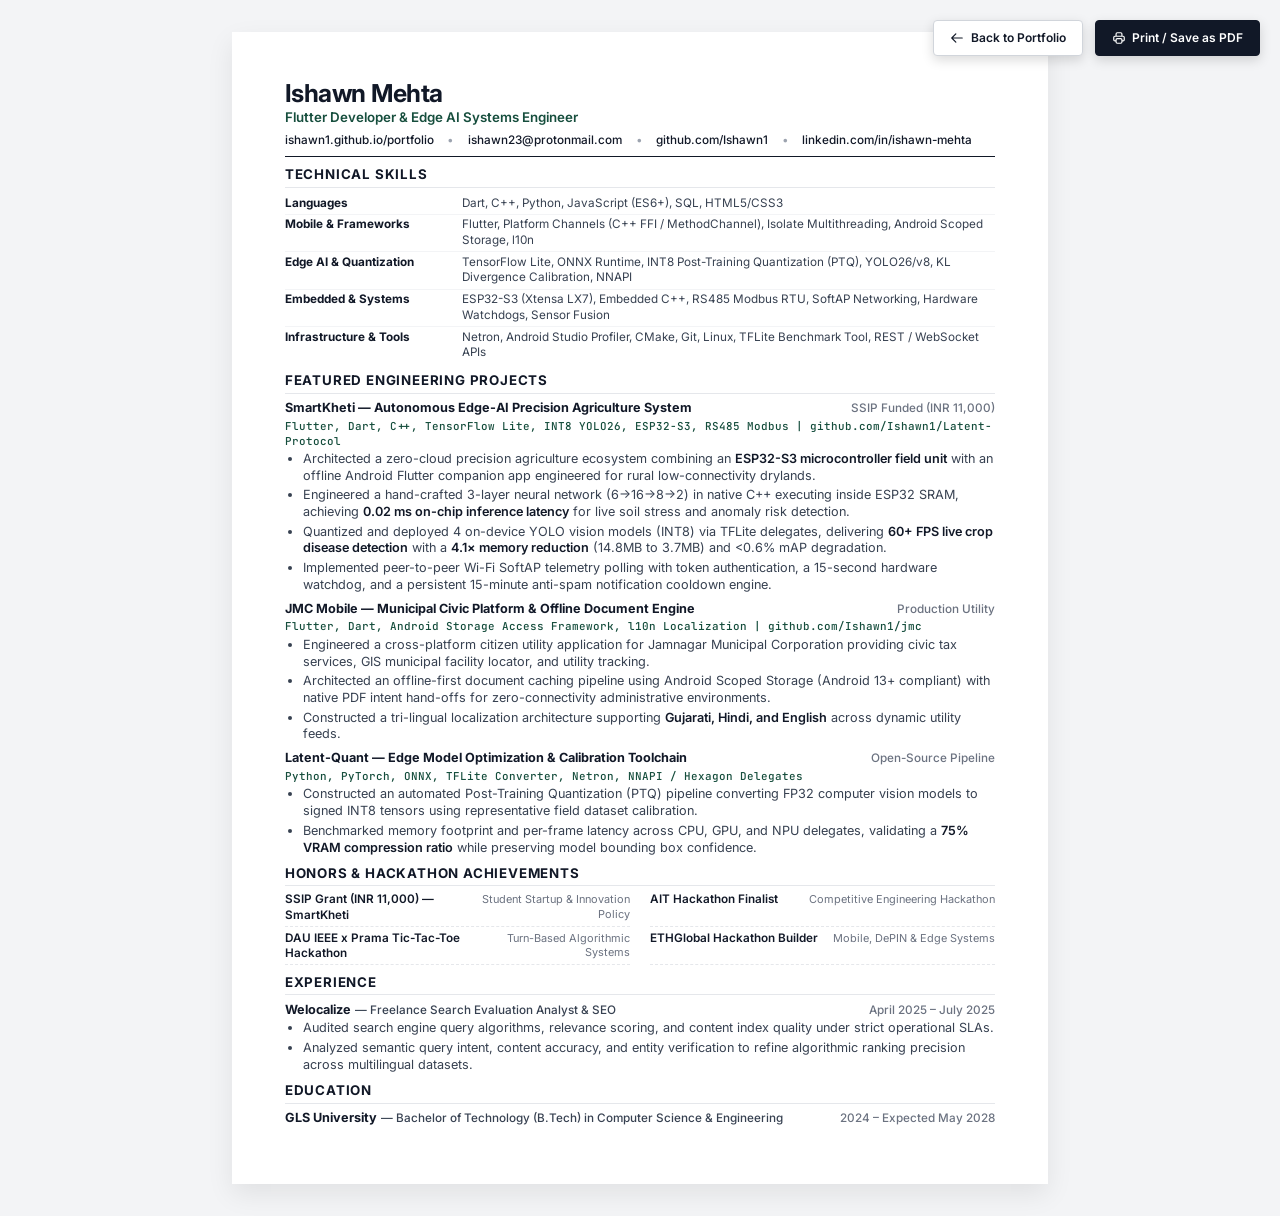
<file: resume.html>
<!DOCTYPE html>
<html lang="en">
<head>
  <meta charset="UTF-8">
  <meta name="viewport" content="width=device-width, initial-scale=1.0">
  <title>Ishawn Mehta — Resume</title>
  <meta name="description" content="Resume of Ishawn Mehta. Flutter Developer, Edge AI & Systems Engineer. ATS and print-ready single page resume.">

  <!-- Typography: Inter & JetBrains Mono -->
  <link rel="preconnect" href="https://fonts.googleapis.com">
  <link rel="preconnect" href="https://fonts.gstatic.com" crossorigin>
  <link href="https://fonts.googleapis.com/css2?family=Inter:wght@400;500;600;700&family=JetBrains+Mono:wght@400;500&display=swap" rel="stylesheet">

  <style>
    /* Document page bounds (0.5in standard printable margin) */
    @page {
      margin: 0.5in;
      size: letter;
    }

    :root {
      --font-body: 'Inter', -apple-system, BlinkMacSystemFont, 'Segoe UI', Roboto, sans-serif;
      --font-mono: 'JetBrains Mono', Consolas, monospace;
      --ink-primary: #111827;
      --ink-secondary: #374151;
      --ink-muted: #6B7280;
      --border-rule: #E5E7EB;
      --accent: #164E3D;
    }

    *, *::before, *::after {
      box-sizing: border-box;
      margin: 0;
      padding: 0;
    }

    body {
      font-family: var(--font-body);
      font-size: 9.5pt;
      line-height: 1.35;
      color: var(--ink-primary);
      background-color: #F3F4F6;
      -webkit-font-smoothing: antialiased;
      padding: 2rem 1rem;
    }

    /* Screen Canvas */
    .resume-sheet {
      max-width: 8.5in;
      min-height: 11in;
      margin: 0 auto;
      background: #FFFFFF;
      padding: 0.5in 0.55in;
      box-shadow: 0 10px 25px rgba(0, 0, 0, 0.08);
      position: relative;
    }

    /* Floating Action Controls */
    .action-bar {
      position: fixed;
      top: 1.25rem;
      right: 1.25rem;
      z-index: 100;
      display: flex;
      gap: 0.75rem;
    }

    .btn-action {
      background-color: var(--ink-primary);
      color: #FFFFFF;
      border: 1px solid var(--ink-primary);
      padding: 0.55rem 1rem;
      font-size: 9pt;
      font-weight: 600;
      font-family: var(--font-body);
      cursor: pointer;
      display: inline-flex;
      align-items: center;
      gap: 0.4rem;
      border-radius: 4px;
      text-decoration: none;
      box-shadow: 0 4px 12px rgba(0, 0, 0, 0.15);
      transition: background-color 150ms ease;
    }

    .btn-action:hover {
      background-color: var(--accent);
      border-color: var(--accent);
    }

    .btn-back {
      background-color: #FFFFFF;
      color: var(--ink-primary);
      border: 1px solid #D1D5DB;
    }

    .btn-back:hover {
      background-color: #F9FAFB;
      border-color: #9CA3AF;
    }

    /* Header */
    header {
      border-bottom: 1.5px solid var(--ink-primary);
      padding-bottom: 0.45rem;
      margin-bottom: 0.6rem;
    }

    .header-top {
      display: flex;
      justify-content: space-between;
      align-items: baseline;
    }

    h1.candidate-name {
      font-size: 18.5pt;
      font-weight: 700;
      letter-spacing: -0.02em;
      color: var(--ink-primary);
      line-height: 1.1;
    }

    .candidate-title {
      font-size: 10pt;
      font-weight: 600;
      color: var(--accent);
      margin-top: 0.12rem;
    }

    .contact-links {
      display: flex;
      flex-wrap: wrap;
      gap: 0.35rem 0.85rem;
      list-style: none;
      margin-top: 0.35rem;
      font-size: 8.8pt;
      color: var(--ink-secondary);
    }

    .contact-links a {
      color: var(--ink-primary);
      text-decoration: none;
      font-weight: 500;
    }

    .contact-links a:hover {
      text-decoration: underline;
    }

    .contact-sep {
      color: #9CA3AF;
    }

    /* Sections */
    section {
      margin-bottom: 0.55rem;
    }

    h2.section-heading {
      font-size: 10pt;
      font-weight: 700;
      text-transform: uppercase;
      letter-spacing: 0.06em;
      color: var(--ink-primary);
      border-bottom: 1px solid var(--border-rule);
      padding-bottom: 0.15rem;
      margin-bottom: 0.35rem;
    }

    /* Entry Units */
    .entry {
      margin-bottom: 0.4rem;
    }

    .entry:last-child {
      margin-bottom: 0;
    }

    .entry-header {
      display: flex;
      justify-content: space-between;
      align-items: baseline;
      margin-bottom: 0.1rem;
    }

    .entry-title {
      font-size: 9.5pt;
      font-weight: 700;
      color: var(--ink-primary);
    }

    .entry-subtitle {
      font-size: 8.8pt;
      font-weight: 500;
      color: var(--ink-secondary);
    }

    .entry-date {
      font-size: 8.8pt;
      font-weight: 500;
      color: var(--ink-muted);
      text-align: right;
    }

    .entry-tech {
      font-family: var(--font-mono);
      font-size: 8.2pt;
      color: var(--accent);
      font-weight: 500;
      margin-bottom: 0.18rem;
    }

    /* Bullet List */
    ul.bullet-list {
      list-style: disc;
      padding-left: 1.15rem;
      color: var(--ink-secondary);
    }

    ul.bullet-list li {
      margin-bottom: 0.18rem;
      line-height: 1.32;
    }

    ul.bullet-list li:last-child {
      margin-bottom: 0;
    }

    ul.bullet-list strong {
      color: var(--ink-primary);
      font-weight: 600;
    }

    /* Technical Skills Table (semantic for ATS extractors) */
    .skills-table {
      width: 100%;
      border-collapse: collapse;
      font-size: 8.8pt;
    }

    .skills-table tr {
      border-bottom: 1px solid #F3F4F6;
    }

    .skills-table tr:last-child {
      border-bottom: none;
    }

    .skills-label {
      font-weight: 700;
      color: var(--ink-primary);
      width: 25%;
      padding: 0.15rem 0;
      vertical-align: top;
    }

    .skills-content {
      color: var(--ink-secondary);
      padding: 0.15rem 0;
    }

    /* Honors & Awards List */
    .awards-grid {
      display: grid;
      grid-template-columns: 1fr 1fr;
      gap: 0.25rem 1.2rem;
      font-size: 8.8pt;
    }

    .award-card {
      display: flex;
      justify-content: space-between;
      align-items: baseline;
      border-bottom: 1px dashed #E5E7EB;
      padding-bottom: 0.12rem;
      overflow-wrap: break-word;
    }

    .award-name {
      font-weight: 600;
      color: var(--ink-primary);
      padding-right: 0.5rem;
    }

    .award-org {
      color: var(--ink-muted);
      font-size: 8.2pt;
      text-align: right;
    }

    /* Print Optimization (Strict 1-Page Guarantee) */
    @media print {
      html, body {
        background: #FFFFFF !important;
        color: #111827 !important;
        padding: 0 !important;
        margin: 0 !important;
        width: 100% !important;
      }

      * {
        box-shadow: none !important;
        text-shadow: none !important;
      }

      .no-print, .action-bar {
        display: none !important;
      }

      .resume-sheet {
        box-shadow: none !important;
        padding: 0 !important;
        margin: 0 !important;
        max-width: 100% !important;
        min-height: auto !important;
      }

      a {
        color: inherit !important;
        text-decoration: none !important;
      }

      h1.candidate-name, h2.section-heading, .entry-title, .skills-label, strong {
        color: #000000 !important;
      }

      .candidate-title, .entry-tech {
        color: #164E3D !important;
      }

      /* Atomic non-fragmentation: avoids orphan headers or split bullet items without breaking the whole page */
      .entry, .award-card, tr, li {
        break-inside: avoid;
        page-break-inside: avoid;
      }

      section {
        break-inside: auto;
      }
    }
  </style>
</head>
<body>

  <!-- Floating Print Controls (hidden on print) -->
  <div class="action-bar no-print">
    <a href="index.html" class="btn-action btn-back">
      <svg width="14" height="14" fill="none" stroke="currentColor" viewBox="0 0 24 24" aria-hidden="true">
        <path stroke-linecap="round" stroke-linejoin="round" stroke-width="2" d="M10 19l-7-7m0 0l7-7m-7 7h18"></path>
      </svg>
      <span>Back to Portfolio</span>
    </a>
    <button type="button" class="btn-action" onclick="window.print()">
      <svg width="14" height="14" fill="none" stroke="currentColor" viewBox="0 0 24 24" aria-hidden="true">
        <path stroke-linecap="round" stroke-linejoin="round" stroke-width="2" d="M17 17h2a2 2 0 002-2v-4a2 2 0 00-2-2H5a2 2 0 00-2 2v4a2 2 0 002 2h2m2 4h6a2 2 0 002-2v-4a2 2 0 00-2-2H9a2 2 0 00-2 2v4a2 2 0 002 2zm8-12V5a2 2 0 00-2-2H9a2 2 0 00-2 2v4h10z"></path>
      </svg>
      <span>Print / Save as PDF</span>
    </button>
  </div>

  <main class="resume-sheet">
    
    <!-- Candidate Header -->
    <header>
      <div class="header-top">
        <div>
          <h1 class="candidate-name">Ishawn Mehta</h1>
          <div class="candidate-title">Flutter Developer &amp; Edge AI Systems Engineer</div>
        </div>
      </div>

      <ul class="contact-links" aria-label="Candidate Contact Information">
        <li><a href="https://ishawn1.github.io/portfolio/">ishawn1.github.io/portfolio</a></li>
        <li class="contact-sep" aria-hidden="true">•</li>
        <li><a href="mailto:ishawn23@protonmail.com">ishawn23@protonmail.com</a></li>
        <li class="contact-sep" aria-hidden="true">•</li>
        <li><a href="https://github.com/Ishawn1">github.com/Ishawn1</a></li>
        <li class="contact-sep" aria-hidden="true">•</li>
        <li><a href="https://www.linkedin.com/in/ishawn-mehta/">linkedin.com/in/ishawn-mehta</a></li>
      </ul>
    </header>

    <!-- Technical Skills -->
    <section aria-labelledby="sec-skills">
      <h2 id="sec-skills" class="section-heading">Technical Skills</h2>
      <table class="skills-table">
        <tr>
          <td class="skills-label">Languages</td>
          <td class="skills-content">Dart, C++, Python, JavaScript (ES6+), SQL, HTML5/CSS3</td>
        </tr>
        <tr>
          <td class="skills-label">Mobile &amp; Frameworks</td>
          <td class="skills-content">Flutter, Platform Channels (C++ FFI / MethodChannel), Isolate Multithreading, Android Scoped Storage, l10n</td>
        </tr>
        <tr>
          <td class="skills-label">Edge AI &amp; Quantization</td>
          <td class="skills-content">TensorFlow Lite, ONNX Runtime, INT8 Post-Training Quantization (PTQ), YOLO26/v8, KL Divergence Calibration, NNAPI</td>
        </tr>
        <tr>
          <td class="skills-label">Embedded &amp; Systems</td>
          <td class="skills-content">ESP32-S3 (Xtensa LX7), Embedded C++, RS485 Modbus RTU, SoftAP Networking, Hardware Watchdogs, Sensor Fusion</td>
        </tr>
        <tr>
          <td class="skills-label">Infrastructure &amp; Tools</td>
          <td class="skills-content">Netron, Android Studio Profiler, CMake, Git, Linux, TFLite Benchmark Tool, REST / WebSocket APIs</td>
        </tr>
      </table>
    </section>

    <!-- Featured Projects -->
    <section aria-labelledby="sec-projects">
      <h2 id="sec-projects" class="section-heading">Featured Engineering Projects</h2>

      <!-- SmartKheti -->
      <article class="entry">
        <div class="entry-header">
          <span class="entry-title">SmartKheti — Autonomous Edge-AI Precision Agriculture System</span>
          <span class="entry-date">SSIP Funded (INR 11,000)</span>
        </div>
        <div class="entry-tech">Flutter, Dart, C++, TensorFlow Lite, INT8 YOLO26, ESP32-S3, RS485 Modbus | github.com/Ishawn1/Latent-Protocol</div>
        <ul class="bullet-list">
          <li>Architected a zero-cloud precision agriculture ecosystem combining an <strong>ESP32-S3 microcontroller field unit</strong> with an offline Android Flutter companion app engineered for rural low-connectivity drylands.</li>
          <li>Engineered a hand-crafted 3-layer neural network (6&rarr;16&rarr;8&rarr;2) in native C++ executing inside ESP32 SRAM, achieving <strong>0.02 ms on-chip inference latency</strong> for live soil stress and anomaly risk detection.</li>
          <li>Quantized and deployed 4 on-device YOLO vision models (INT8) via TFLite delegates, delivering <strong>60+ FPS live crop disease detection</strong> with a <strong>4.1&times; memory reduction</strong> (14.8MB to 3.7MB) and &lt;0.6% mAP degradation.</li>
          <li>Implemented peer-to-peer Wi-Fi SoftAP telemetry polling with token authentication, a 15-second hardware watchdog, and a persistent 15-minute anti-spam notification cooldown engine.</li>
        </ul>
      </article>

      <!-- JMC Mobile -->
      <article class="entry">
        <div class="entry-header">
          <span class="entry-title">JMC Mobile — Municipal Civic Platform &amp; Offline Document Engine</span>
          <span class="entry-date">Production Utility</span>
        </div>
        <div class="entry-tech">Flutter, Dart, Android Storage Access Framework, l10n Localization | github.com/Ishawn1/jmc</div>
        <ul class="bullet-list">
          <li>Engineered a cross-platform citizen utility application for Jamnagar Municipal Corporation providing civic tax services, GIS municipal facility locator, and utility tracking.</li>
          <li>Architected an offline-first document caching pipeline using Android Scoped Storage (Android 13+ compliant) with native PDF intent hand-offs for zero-connectivity administrative environments.</li>
          <li>Constructed a tri-lingual localization architecture supporting <strong>Gujarati, Hindi, and English</strong> across dynamic utility feeds.</li>
        </ul>
      </article>

      <!-- Latent-Quant -->
      <article class="entry">
        <div class="entry-header">
          <span class="entry-title">Latent-Quant — Edge Model Optimization &amp; Calibration Toolchain</span>
          <span class="entry-date">Open-Source Pipeline</span>
        </div>
        <div class="entry-tech">Python, PyTorch, ONNX, TFLite Converter, Netron, NNAPI / Hexagon Delegates</div>
        <ul class="bullet-list">
          <li>Constructed an automated Post-Training Quantization (PTQ) pipeline converting FP32 computer vision models to signed INT8 tensors using representative field dataset calibration.</li>
          <li>Benchmarked memory footprint and per-frame latency across CPU, GPU, and NPU delegates, validating a <strong>75% VRAM compression ratio</strong> while preserving model bounding box confidence.</li>
        </ul>
      </article>
    </section>

    <!-- Hackathons & Awards -->
    <section aria-labelledby="sec-awards">
      <h2 id="sec-awards" class="section-heading">Honors &amp; Hackathon Achievements</h2>
      <div class="awards-grid">
        <div class="award-card">
          <span class="award-name">SSIP Grant (INR 11,000) — SmartKheti</span>
          <span class="award-org">Student Startup &amp; Innovation Policy</span>
        </div>
        <div class="award-card">
          <span class="award-name">AIT Hackathon Finalist</span>
          <span class="award-org">Competitive Engineering Hackathon</span>
        </div>
        <div class="award-card">
          <span class="award-name">DAU IEEE x Prama Tic-Tac-Toe Hackathon</span>
          <span class="award-org">Turn-Based Algorithmic Systems</span>
        </div>
        <div class="award-card">
          <span class="award-name">ETHGlobal Hackathon Builder</span>
          <span class="award-org">Mobile, DePIN &amp; Edge Systems</span>
        </div>
      </div>
    </section>

    <!-- Experience -->
    <section aria-labelledby="sec-experience">
      <h2 id="sec-experience" class="section-heading">Experience</h2>
      <article class="entry">
        <div class="entry-header">
          <div>
            <span class="entry-title">Welocalize</span>
            <span class="entry-subtitle">— Freelance Search Evaluation Analyst &amp; SEO</span>
          </div>
          <span class="entry-date">April 2025 &ndash; July 2025</span>
        </div>
        <ul class="bullet-list">
          <li>Audited search engine query algorithms, relevance scoring, and content index quality under strict operational SLAs.</li>
          <li>Analyzed semantic query intent, content accuracy, and entity verification to refine algorithmic ranking precision across multilingual datasets.</li>
        </ul>
      </article>
    </section>

    <!-- Education -->
    <section aria-labelledby="sec-education">
      <h2 id="sec-education" class="section-heading">Education</h2>
      <article class="entry">
        <div class="entry-header">
          <div>
            <span class="entry-title">GLS University</span>
            <span class="entry-subtitle">— Bachelor of Technology (B.Tech) in Computer Science &amp; Engineering</span>
          </div>
          <span class="entry-date">2024 &ndash; Expected May 2028</span>
        </div>
      </article>
    </section>

  </main>

</body>
</html>
</file>
<file: styles.css>
/* ==========================================================================
   ISHAWN MEHTA — PORTFOLIO DESIGN SYSTEM
   Aesthetic: Swiss Editorial Minimalist
   Principles: Typographic hierarchy, hairline structural grid, zero decorative fluff.
   ========================================================================== */

:root {
  /* Color Palette — Swiss Newsprint & Precision Ink */
  --bg-canvas: #FAF9F5;
  --bg-surface: #F3F1EA;
  --bg-elevated: #ECE9DF;
  --bg-card: #FFFFFF;
  
  --ink-primary: #141514;
  --ink-secondary: #575852;
  --ink-tertiary: #84837B;
  
  --border-hairline: #E2DFD4;
  --border-strong: #141514;
  
  --accent-forest: #164E3D;
  --accent-forest-soft: #E8EFEA;
  --accent-alert: #9E2A2B;
  
  /* Typography Scale */
  --font-serif: 'Newsreader', Georgia, 'Times New Roman', serif;
  --font-sans: 'Plus Jakarta Sans', -apple-system, BlinkMacSystemFont, 'Segoe UI', Roboto, sans-serif;
  --font-mono: 'JetBrains Mono', 'SF Mono', Consolas, monospace;
  
  --text-xs: clamp(0.75rem, 0.72rem + 0.15vw, 0.8125rem);
  --text-sm: clamp(0.85rem, 0.82rem + 0.18vw, 0.9375rem);
  --text-base: clamp(1rem, 0.96rem + 0.22vw, 1.125rem);
  --text-lg: clamp(1.15rem, 1.08rem + 0.35vw, 1.35rem);
  --text-xl: clamp(1.4rem, 1.25rem + 0.75vw, 1.85rem);
  --text-2xl: clamp(1.85rem, 1.55rem + 1.5vw, 2.75rem);
  --text-3xl: clamp(2.4rem, 1.95rem + 2.25vw, 3.75rem);
  
  /* Layout Rhythm */
  --max-width: 1140px;
  --container-px: clamp(1.25rem, 4vw, 3rem);
  --section-py: clamp(3.5rem, 7vw, 6.5rem);
  
  --transition-fast: 150ms cubic-bezier(0.16, 1, 0.3, 1);
  --transition-smooth: 240ms cubic-bezier(0.16, 1, 0.3, 1);
}

/* --------------------------------------------------------------------------
   Reset & Foundation
   -------------------------------------------------------------------------- */
*, *::before, *::after {
  box-sizing: border-box;
  margin: 0;
  padding: 0;
}

[hidden] {
  display: none !important;
}

html {
  font-size: 16px;
  scroll-behavior: smooth;
  background-color: var(--bg-canvas);
  color: var(--ink-primary);
  text-rendering: optimizeLegibility;
  -webkit-font-smoothing: antialiased;
  -moz-osx-font-smoothing: grayscale;
}

body {
  font-family: var(--font-sans);
  font-size: var(--text-base);
  line-height: 1.6;
  min-height: 100vh;
  display: flex;
  flex-direction: column;
}

/* Reduced motion support */
@media (prefers-reduced-motion: reduce) {
  *, *::before, *::after {
    animation-duration: 0.01ms !important;
    animation-iteration-count: 1 !important;
    transition-duration: 0.01ms !important;
    scroll-behavior: auto !important;
  }
}

/* Typography styles */
h1, h2, h3, h4 {
  font-family: var(--font-serif);
  font-weight: 400;
  line-height: 1.15;
  color: var(--ink-primary);
  letter-spacing: -0.015em;
}

h1 em, h2 em, .editorial-italic {
  font-family: var(--font-serif);
  font-style: italic;
  font-weight: 400;
}

p {
  color: var(--ink-secondary);
  max-width: 68ch;
}

a {
  color: inherit;
  text-decoration-skip-ink: auto;
  transition: color var(--transition-fast), border-color var(--transition-fast);
}

a:focus-visible, button:focus-visible, input:focus-visible, textarea:focus-visible {
  outline: 2px solid var(--border-strong);
  outline-offset: 3px;
}

/* Utility Containers */
.container {
  width: 100%;
  max-width: var(--max-width);
  margin-left: auto;
  margin-right: auto;
  padding-left: var(--container-px);
  padding-right: var(--container-px);
}

.sr-only {
  position: absolute;
  width: 1px;
  height: 1px;
  padding: 0;
  margin: -1px;
  overflow: hidden;
  clip: rect(0, 0, 0, 0);
  white-space: nowrap;
  border-width: 0;
}

/* Monospace & Eyebrows */
.eyebrow {
  font-family: var(--font-mono);
  font-size: var(--text-xs);
  text-transform: uppercase;
  letter-spacing: 0.08em;
  color: var(--ink-tertiary);
  display: inline-block;
  margin-bottom: 0.75rem;
}

/* Hairline dividers */
.divider {
  height: 1px;
  background-color: var(--border-hairline);
  width: 100%;
  border: none;
}

/* --------------------------------------------------------------------------
   Header & Navigation
   -------------------------------------------------------------------------- */
.site-header {
  border-bottom: 1px solid var(--border-hairline);
  background-color: rgba(250, 249, 245, 0.94);
  backdrop-filter: blur(8px);
  position: sticky;
  top: 0;
  z-index: 50;
}

.header-inner {
  display: flex;
  align-items: center;
  justify-content: space-between;
  padding-top: 1.15rem;
  padding-bottom: 1.15rem;
}

.brand-monogram {
  display: flex;
  align-items: center;
  gap: 0.75rem;
  text-decoration: none;
  color: var(--ink-primary);
}

.header-avatar {
  width: 2.25rem;
  height: 2.25rem;
  border-radius: 2px;
  object-fit: cover;
  object-position: center 25%;
  border: 1px solid var(--border-strong);
  background-color: var(--bg-surface);
  flex-shrink: 0;
}

.monogram-mark {
  font-family: var(--font-serif);
  font-size: 1.25rem;
  font-weight: 500;
  border: 1px solid var(--ink-primary);
  width: 2.25rem;
  height: 2.25rem;
  display: grid;
  place-items: center;
  background-color: var(--bg-surface);
}

.brand-meta {
  display: flex;
  flex-direction: column;
}

.brand-name {
  font-size: var(--text-sm);
  font-weight: 600;
  letter-spacing: -0.01em;
}

.brand-role {
  font-size: var(--text-xs);
  color: var(--ink-tertiary);
  font-family: var(--font-mono);
}

.nav-cluster {
  display: flex;
  align-items: center;
  gap: 2rem;
}

.nav-links {
  display: flex;
  list-style: none;
  gap: 1.5rem;
}

.nav-link {
  font-size: var(--text-sm);
  text-decoration: none;
  color: var(--ink-secondary);
  font-weight: 500;
}

.nav-link:hover {
  color: var(--ink-primary);
}

.status-badge {
  display: inline-flex;
  align-items: center;
  gap: 0.5rem;
  font-family: var(--font-mono);
  font-size: var(--text-xs);
  padding: 0.35rem 0.75rem;
  background-color: var(--accent-forest-soft);
  color: var(--accent-forest);
  border: 1px solid rgba(22, 78, 61, 0.2);
}

.pulse-dot {
  width: 7px;
  height: 7px;
  background-color: var(--accent-forest);
  border-radius: 50%;
  position: relative;
}

.pulse-dot::after {
  content: '';
  position: absolute;
  top: 50%;
  left: 50%;
  transform: translate(-50%, -50%);
  width: 100%;
  height: 100%;
  border-radius: 50%;
  background-color: inherit;
  animation: pulse-ring 2.5s cubic-bezier(0.215, 0.61, 0.355, 1) infinite;
}

@keyframes pulse-ring {
  0% { transform: translate(-50%, -50%) scale(0.95); opacity: 0.8; }
  70% { transform: translate(-50%, -50%) scale(2.5); opacity: 0; }
  100% { transform: translate(-50%, -50%) scale(2.5); opacity: 0; }
}

/* --------------------------------------------------------------------------
   Hero Section
   -------------------------------------------------------------------------- */
.hero-section {
  padding-top: clamp(3rem, 6vw, 5.5rem);
  padding-bottom: clamp(3rem, 6vw, 5rem);
  border-bottom: 1px solid var(--border-hairline);
}

.hero-editorial-grid {
  display: grid;
  grid-template-columns: 1fr;
  gap: 2.5rem;
  align-items: center;
}

@media (min-width: 860px) {
  .hero-editorial-grid {
    grid-template-columns: 1.35fr 1fr;
    gap: 3.5rem;
  }
}

.hero-portrait-col {
  display: flex;
  justify-content: center;
}

.hero-portrait-card {
  display: flex;
  flex-direction: column;
  max-width: 360px;
  width: 100%;
}

.portrait-frame {
  position: relative;
  border: 1px solid var(--border-hairline);
  background-color: var(--bg-card);
  padding: 0.6rem;
  box-shadow: 0 12px 28px rgba(20, 21, 20, 0.06);
  transition: border-color var(--transition-smooth), transform var(--transition-smooth);
}

.portrait-frame:hover {
  border-color: var(--ink-primary);
  transform: translateY(-2px);
}

.portrait-img {
  width: 100%;
  height: auto;
  aspect-ratio: 644 / 698;
  object-fit: cover;
  object-position: center 25%;
  display: block;
  border: 1px solid var(--border-hairline);
  background-color: var(--bg-surface);
}

.portrait-badge {
  position: absolute;
  bottom: 1.25rem;
  left: 1.25rem;
  max-width: calc(100% - 2.5rem);
  white-space: nowrap;
  overflow: hidden;
  text-overflow: ellipsis;
  background-color: rgba(250, 249, 245, 0.95);
  backdrop-filter: blur(6px);
  border: 1px solid var(--border-hairline);
  padding: 0.35rem 0.65rem;
  font-family: var(--font-mono);
  font-size: var(--text-xs);
  color: var(--accent-forest);
  display: inline-flex;
  align-items: center;
  gap: 0.45rem;
  box-shadow: 0 4px 12px rgba(0, 0, 0, 0.05);
}

.portrait-caption {
  margin-top: 0.75rem;
  display: flex;
  flex-direction: column;
  gap: 0.2rem;
  padding: 0 0.25rem;
}

.caption-name {
  font-family: var(--font-serif);
  font-size: var(--text-base);
  font-weight: 500;
  color: var(--ink-primary);
}

.caption-desc {
  font-family: var(--font-mono);
  font-size: var(--text-xs);
  color: var(--ink-tertiary);
}

.hero-headline {
  font-size: var(--text-3xl);
  line-height: 1.08;
  max-width: 20ch;
  margin-bottom: 1.5rem;
}

.hero-lead {
  font-size: var(--text-lg);
  line-height: 1.55;
  color: var(--ink-secondary);
  max-width: 58ch;
  margin-bottom: 2.25rem;
}

.hero-actions {
  display: flex;
  flex-wrap: wrap;
  align-items: center;
  gap: 0.75rem;
}

.btn-primary {
  display: inline-flex;
  align-items: center;
  gap: 0.5rem;
  background-color: var(--ink-primary);
  color: var(--bg-canvas);
  padding: 0.75rem 1.4rem;
  font-size: var(--text-sm);
  font-weight: 500;
  text-decoration: none;
  border: 1px solid var(--ink-primary);
  transition: background-color var(--transition-fast), color var(--transition-fast);
}

.btn-primary:hover {
  background-color: var(--accent-forest);
  border-color: var(--accent-forest);
}

.btn-secondary {
  display: inline-flex;
  align-items: center;
  gap: 0.5rem;
  background-color: transparent;
  color: var(--ink-primary);
  padding: 0.75rem 1.2rem;
  font-size: var(--text-sm);
  font-weight: 500;
  text-decoration: none;
  border: 1px solid var(--border-hairline);
  transition: border-color var(--transition-fast), background-color var(--transition-fast);
}

.btn-secondary:hover {
  border-color: var(--ink-primary);
  background-color: var(--bg-surface);
}

.btn-icon {
  width: 1rem;
  height: 1rem;
}

/* Stat Ribbon / Engineering Metrics */
.metrics-ribbon {
  display: grid;
  grid-template-columns: repeat(auto-fit, minmax(220px, 1fr));
  border-top: 1px solid var(--border-hairline);
  margin-top: 3.5rem;
}

.metric-cell {
  padding: 1.75rem 1.5rem 1.5rem 0;
  border-right: 1px solid var(--border-hairline);
}

.metric-cell:last-child {
  border-right: none;
}

.metric-value {
  font-family: var(--font-mono);
  font-size: var(--text-2xl);
  font-weight: 500;
  color: var(--ink-primary);
  line-height: 1.1;
  margin-bottom: 0.4rem;
}

.metric-label {
  font-size: var(--text-xs);
  color: var(--ink-tertiary);
  text-transform: uppercase;
  letter-spacing: 0.05em;
  font-family: var(--font-mono);
}

.metric-desc {
  font-size: var(--text-xs);
  color: var(--ink-secondary);
  margin-top: 0.35rem;
  line-height: 1.4;
}

/* --------------------------------------------------------------------------
   Interactive Benchmark Studio (Spend Boldness Here)
   -------------------------------------------------------------------------- */
.benchmark-section {
  padding-top: var(--section-py);
  padding-bottom: var(--section-py);
  border-bottom: 1px solid var(--border-hairline);
  background-color: var(--bg-surface);
}

.section-header {
  margin-bottom: 2.5rem;
}

.section-title {
  font-size: var(--text-2xl);
  margin-bottom: 0.75rem;
}

.benchmark-card {
  background-color: var(--bg-card);
  border: 1px solid var(--border-hairline);
  padding: clamp(1.5rem, 3vw, 2.5rem);
}

.benchmark-controls {
  display: flex;
  flex-wrap: wrap;
  gap: 1.5rem;
  margin-bottom: 2rem;
  padding-bottom: 1.5rem;
  border-bottom: 1px solid var(--border-hairline);
}

.control-group {
  display: flex;
  flex-direction: column;
  gap: 0.5rem;
}

.control-label {
  font-family: var(--font-mono);
  font-size: var(--text-xs);
  color: var(--ink-tertiary);
  text-transform: uppercase;
}

.control-options {
  display: inline-flex;
  border: 1px solid var(--border-hairline);
}

.ctrl-btn {
  background-color: var(--bg-card);
  border: none;
  border-right: 1px solid var(--border-hairline);
  padding: 0.55rem 1rem;
  font-family: var(--font-mono);
  font-size: var(--text-xs);
  color: var(--ink-secondary);
  cursor: pointer;
  transition: all var(--transition-fast);
}

.ctrl-btn:last-child {
  border-right: none;
}

.ctrl-btn:hover {
  background-color: var(--bg-surface);
  color: var(--ink-primary);
}

.ctrl-btn.active {
  background-color: var(--ink-primary);
  color: var(--bg-canvas);
}

.benchmark-results-grid {
  display: grid;
  grid-template-columns: repeat(auto-fit, minmax(200px, 1fr));
  gap: 1.5rem;
  margin-bottom: 2rem;
}

.bench-metric-box {
  background-color: var(--bg-canvas);
  border: 1px solid var(--border-hairline);
  padding: 1.25rem;
}

.bench-metric-val {
  font-family: var(--font-mono);
  font-size: var(--text-xl);
  font-weight: 600;
  color: var(--ink-primary);
  margin-bottom: 0.25rem;
}

.bench-metric-title {
  font-family: var(--font-mono);
  font-size: var(--text-xs);
  color: var(--ink-tertiary);
  text-transform: uppercase;
}

.bench-metric-note {
  font-size: var(--text-xs);
  color: var(--ink-secondary);
  margin-top: 0.4rem;
}

.benchmark-annotation {
  font-size: var(--text-sm);
  color: var(--ink-secondary);
  border-left: 2px solid var(--accent-forest);
  padding-left: 1rem;
  line-height: 1.5;
}

/* --------------------------------------------------------------------------
   Projects Section
   -------------------------------------------------------------------------- */
.projects-section {
  padding-top: var(--section-py);
  padding-bottom: var(--section-py);
  border-bottom: 1px solid var(--border-hairline);
}

.filter-bar {
  display: flex;
  flex-wrap: wrap;
  gap: 0.5rem;
  margin-bottom: 2.5rem;
}

.filter-btn {
  background: transparent;
  border: 1px solid var(--border-hairline);
  padding: 0.45rem 0.95rem;
  font-size: var(--text-xs);
  font-family: var(--font-mono);
  color: var(--ink-secondary);
  cursor: pointer;
  transition: all var(--transition-fast);
}

.filter-btn:hover {
  border-color: var(--ink-primary);
  color: var(--ink-primary);
}

.filter-btn.active {
  background-color: var(--ink-primary);
  color: var(--bg-canvas);
  border-color: var(--ink-primary);
}

.projects-list {
  display: flex;
  flex-direction: column;
  gap: 3.5rem;
}

.project-card {
  display: grid;
  grid-template-columns: 1fr;
  gap: 2rem;
  border: 1px solid var(--border-hairline);
  background-color: var(--bg-card);
  padding: clamp(1.75rem, 3.5vw, 3rem);
  position: relative;
  transition: border-color var(--transition-smooth);
}

@media (min-width: 860px) {
  .project-card {
    grid-template-columns: 7fr 5fr;
  }
}

.project-card.is-hidden,
.project-card[hidden] {
  display: none !important;
}

.project-card:hover {
  border-color: var(--ink-primary);
}

.project-tags {
  display: flex;
  flex-wrap: wrap;
  gap: 0.4rem;
  margin-bottom: 1rem;
}

.tag {
  font-family: var(--font-mono);
  font-size: 0.725rem;
  padding: 0.2rem 0.55rem;
  background-color: var(--bg-surface);
  color: var(--ink-secondary);
  border: 1px solid var(--border-hairline);
}

.tag.accent {
  background-color: var(--accent-forest-soft);
  color: var(--accent-forest);
  border-color: rgba(22, 78, 61, 0.2);
}

.project-name {
  font-size: var(--text-2xl);
  margin-bottom: 1rem;
}

.project-lead {
  font-size: var(--text-base);
  color: var(--ink-secondary);
  margin-bottom: 1.5rem;
  line-height: 1.6;
}

.project-specs {
  display: grid;
  grid-template-columns: repeat(auto-fit, minmax(130px, 1fr));
  gap: 1rem;
  border-top: 1px solid var(--border-hairline);
  border-bottom: 1px solid var(--border-hairline);
  padding: 1.25rem 0;
  margin-bottom: 1.75rem;
}

.spec-item {
  display: flex;
  flex-direction: column;
}

.spec-val {
  font-family: var(--font-mono);
  font-size: var(--text-base);
  font-weight: 600;
  color: var(--ink-primary);
}

.spec-label {
  font-family: var(--font-mono);
  font-size: 0.7rem;
  color: var(--ink-tertiary);
  text-transform: uppercase;
}

.project-actions {
  display: flex;
  flex-wrap: wrap;
  align-items: center;
  gap: 1rem;
}

.project-schematic {
  background-color: var(--bg-canvas);
  border: 1px solid var(--border-hairline);
  padding: 1.25rem;
  display: flex;
  flex-direction: column;
  justify-content: center;
}

.schematic-caption {
  font-family: var(--font-mono);
  font-size: var(--text-xs);
  color: var(--ink-tertiary);
  margin-top: 0.75rem;
  text-align: center;
}

/* --------------------------------------------------------------------------
   Specializations & Architecture Matrix
   -------------------------------------------------------------------------- */
.skills-section {
  padding-top: var(--section-py);
  padding-bottom: var(--section-py);
  border-bottom: 1px solid var(--border-hairline);
}

.skills-grid {
  display: grid;
  grid-template-columns: repeat(auto-fit, minmax(250px, 1fr));
  gap: 2rem;
  margin-top: 2rem;
}

.skill-pillar {
  border: 1px solid var(--border-hairline);
  background-color: var(--bg-card);
  padding: 1.75rem;
}

.pillar-title {
  font-size: var(--text-lg);
  margin-bottom: 1rem;
  display: flex;
  align-items: center;
  gap: 0.5rem;
}

.pillar-list {
  list-style: none;
  display: flex;
  flex-direction: column;
  gap: 0.75rem;
}

.pillar-item {
  font-size: var(--text-sm);
  color: var(--ink-secondary);
  display: flex;
  flex-direction: column;
  border-bottom: 1px dashed var(--border-hairline);
  padding-bottom: 0.5rem;
}

.pillar-item:last-child {
  border-bottom: none;
  padding-bottom: 0;
}

.item-tech {
  font-weight: 600;
  color: var(--ink-primary);
  font-family: var(--font-mono);
  font-size: 0.825rem;
}

.item-note {
  font-size: 0.75rem;
  color: var(--ink-tertiary);
}

/* --------------------------------------------------------------------------
   Contact Section
   -------------------------------------------------------------------------- */
.contact-section {
  padding-top: var(--section-py);
  padding-bottom: var(--section-py);
  background-color: var(--bg-surface);
  border-bottom: 1px solid var(--border-hairline);
}

.contact-layout {
  display: grid;
  grid-template-columns: 1fr;
  gap: 3rem;
}

@media (min-width: 860px) {
  .contact-layout {
    grid-template-columns: 5fr 7fr;
  }
}

.contact-info {
  display: flex;
  flex-direction: column;
}

.contact-methods {
  list-style: none;
  margin-top: 1.5rem;
  display: flex;
  flex-direction: column;
  gap: 1rem;
}

.contact-method-item {
  display: flex;
  flex-direction: column;
}

.method-label {
  font-family: var(--font-mono);
  font-size: var(--text-xs);
  color: var(--ink-tertiary);
  text-transform: uppercase;
}

.method-val {
  font-size: var(--text-base);
  font-weight: 500;
  color: var(--ink-primary);
  text-decoration: underline;
  text-underline-offset: 4px;
}

.copy-email-box {
  display: flex;
  align-items: center;
  gap: 0.75rem;
  margin-top: 0.5rem;
}

.btn-copy {
  background: var(--bg-card);
  border: 1px solid var(--border-hairline);
  padding: 0.35rem 0.65rem;
  font-family: var(--font-mono);
  font-size: 0.75rem;
  cursor: pointer;
  color: var(--ink-secondary);
  transition: all var(--transition-fast);
}

.btn-copy:hover {
  border-color: var(--ink-primary);
  color: var(--ink-primary);
}

.copy-toast {
  font-family: var(--font-mono);
  font-size: 0.75rem;
  color: var(--accent-forest);
  opacity: 0;
  transition: opacity var(--transition-fast);
}

.copy-toast.visible {
  opacity: 1;
}

.contact-form-card {
  background-color: var(--bg-card);
  border: 1px solid var(--border-hairline);
  padding: clamp(1.5rem, 3vw, 2.5rem);
}

.form-group {
  margin-bottom: 1.25rem;
  display: flex;
  flex-direction: column;
  gap: 0.4rem;
}

.form-label {
  font-family: var(--font-mono);
  font-size: var(--text-xs);
  color: var(--ink-primary);
  text-transform: uppercase;
}

.form-input, .form-textarea {
  width: 100%;
  padding: 0.75rem;
  background-color: var(--bg-canvas);
  border: 1px solid var(--border-hairline);
  font-family: var(--font-sans);
  font-size: var(--text-sm);
  color: var(--ink-primary);
  transition: border-color var(--transition-fast);
}

.form-textarea {
  min-height: 120px;
  resize: vertical;
}

.form-input:focus, .form-textarea:focus {
  border-color: var(--ink-primary);
  outline: none;
}

/* Honeypot field - invisible to legitimate users */
.antispam-hp {
  position: absolute !important;
  left: -9999px !important;
  width: 1px !important;
  height: 1px !important;
  overflow: hidden !important;
  opacity: 0 !important;
  pointer-events: none !important;
}

.form-status {
  margin-top: 1rem;
  padding: 0.75rem 1rem;
  font-size: var(--text-sm);
  display: none;
}

.form-status.success {
  display: block;
  background-color: var(--accent-forest-soft);
  color: var(--accent-forest);
  border: 1px solid rgba(22, 78, 61, 0.2);
}

.form-status.error {
  display: block;
  background-color: #FDF2F2;
  color: var(--accent-alert);
  border: 1px solid rgba(158, 42, 43, 0.2);
}

/* --------------------------------------------------------------------------
   Native Modal Dialog System
   -------------------------------------------------------------------------- */
dialog.case-dialog {
  max-width: 780px;
  width: 90vw;
  margin: auto;
  border: 1px solid var(--border-strong);
  background-color: var(--bg-card);
  padding: clamp(1.75rem, 4vw, 3rem);
  color: var(--ink-primary);
  box-shadow: 0 20px 40px rgba(0, 0, 0, 0.12);
}

dialog::backdrop {
  background-color: rgba(20, 21, 20, 0.6);
  backdrop-filter: blur(4px);
}

.dialog-header {
  display: flex;
  align-items: flex-start;
  justify-content: space-between;
  margin-bottom: 1.5rem;
  padding-bottom: 1rem;
  border-bottom: 1px solid var(--border-hairline);
}

.dialog-title {
  font-size: var(--text-2xl);
}

.dialog-close {
  background: transparent;
  border: 1px solid var(--border-hairline);
  padding: 0.4rem 0.8rem;
  font-family: var(--font-mono);
  font-size: var(--text-xs);
  cursor: pointer;
  color: var(--ink-secondary);
}

.dialog-close:hover {
  background-color: var(--ink-primary);
  color: var(--bg-canvas);
}

.dialog-body {
  font-size: var(--text-sm);
  color: var(--ink-secondary);
  line-height: 1.65;
  display: flex;
  flex-direction: column;
  gap: 1.25rem;
}

.dialog-body h4 {
  color: var(--ink-primary);
  font-size: var(--text-lg);
  margin-top: 0.5rem;
}

.dialog-body code, .dialog-body pre {
  font-family: var(--font-mono);
  background-color: var(--bg-surface);
  border: 1px solid var(--border-hairline);
  font-size: 0.8rem;
}

.dialog-body pre {
  padding: 1rem;
  overflow-x: auto;
}

/* --------------------------------------------------------------------------
   Footer / Colophon
   -------------------------------------------------------------------------- */
.site-footer {
  padding-top: 3.5rem;
  padding-bottom: 3.5rem;
  background-color: var(--bg-canvas);
}

.footer-inner {
  display: flex;
  flex-direction: column;
  gap: 1.5rem;
}

@media (min-width: 768px) {
  .footer-inner {
    flex-direction: row;
    justify-content: space-between;
    align-items: center;
  }
}

.footer-colophon {
  font-size: var(--text-xs);
  color: var(--ink-tertiary);
  font-family: var(--font-mono);
}

.footer-socials {
  display: flex;
  gap: 1.5rem;
  list-style: none;
}

.footer-link {
  font-size: var(--text-xs);
  font-family: var(--font-mono);
  text-decoration: none;
  color: var(--ink-secondary);
}

.footer-link:hover {
  color: var(--ink-primary);
  text-decoration: underline;
}

/* Responsive adjustments */
@media (max-width: 640px) {
  .nav-links {
    display: none;
  }
  .hero-actions {
    flex-direction: column;
    align-items: stretch;
  }
  .btn-primary, .btn-secondary {
    justify-content: center;
  }
}
</file>
